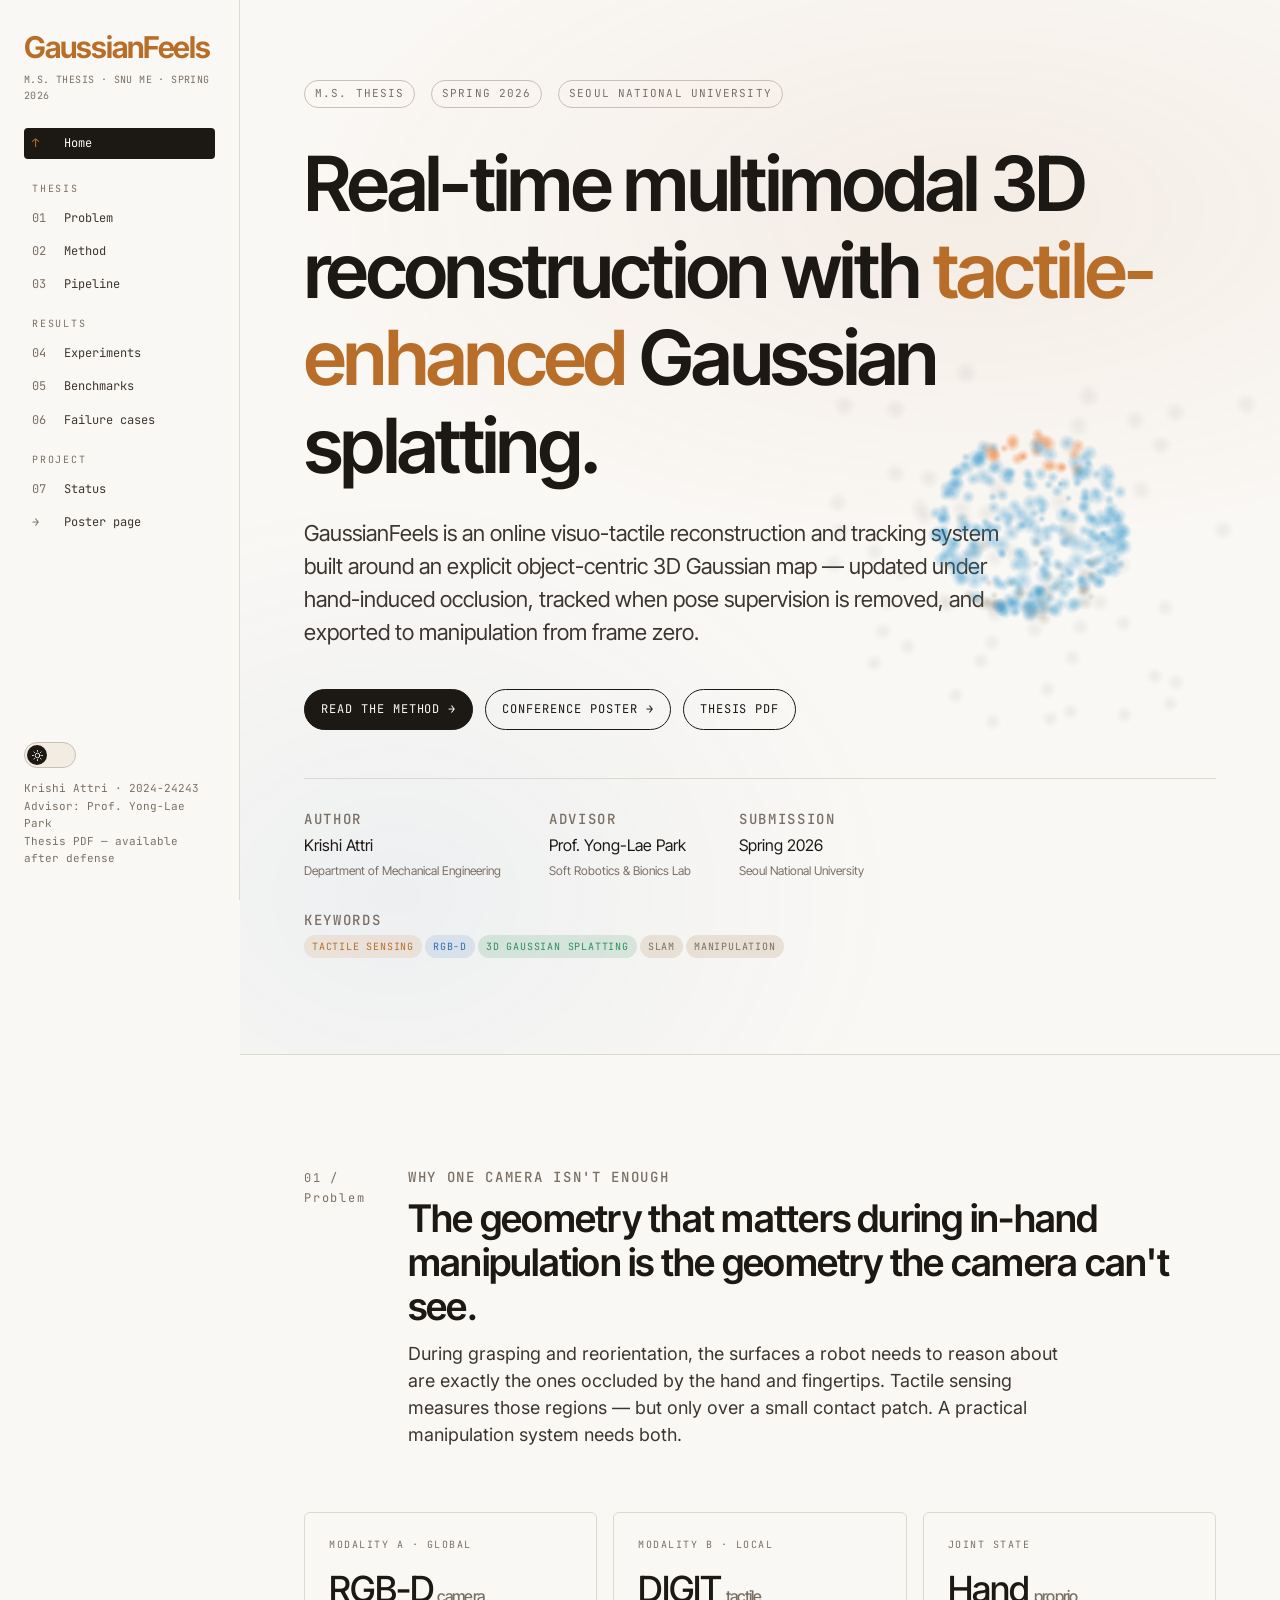
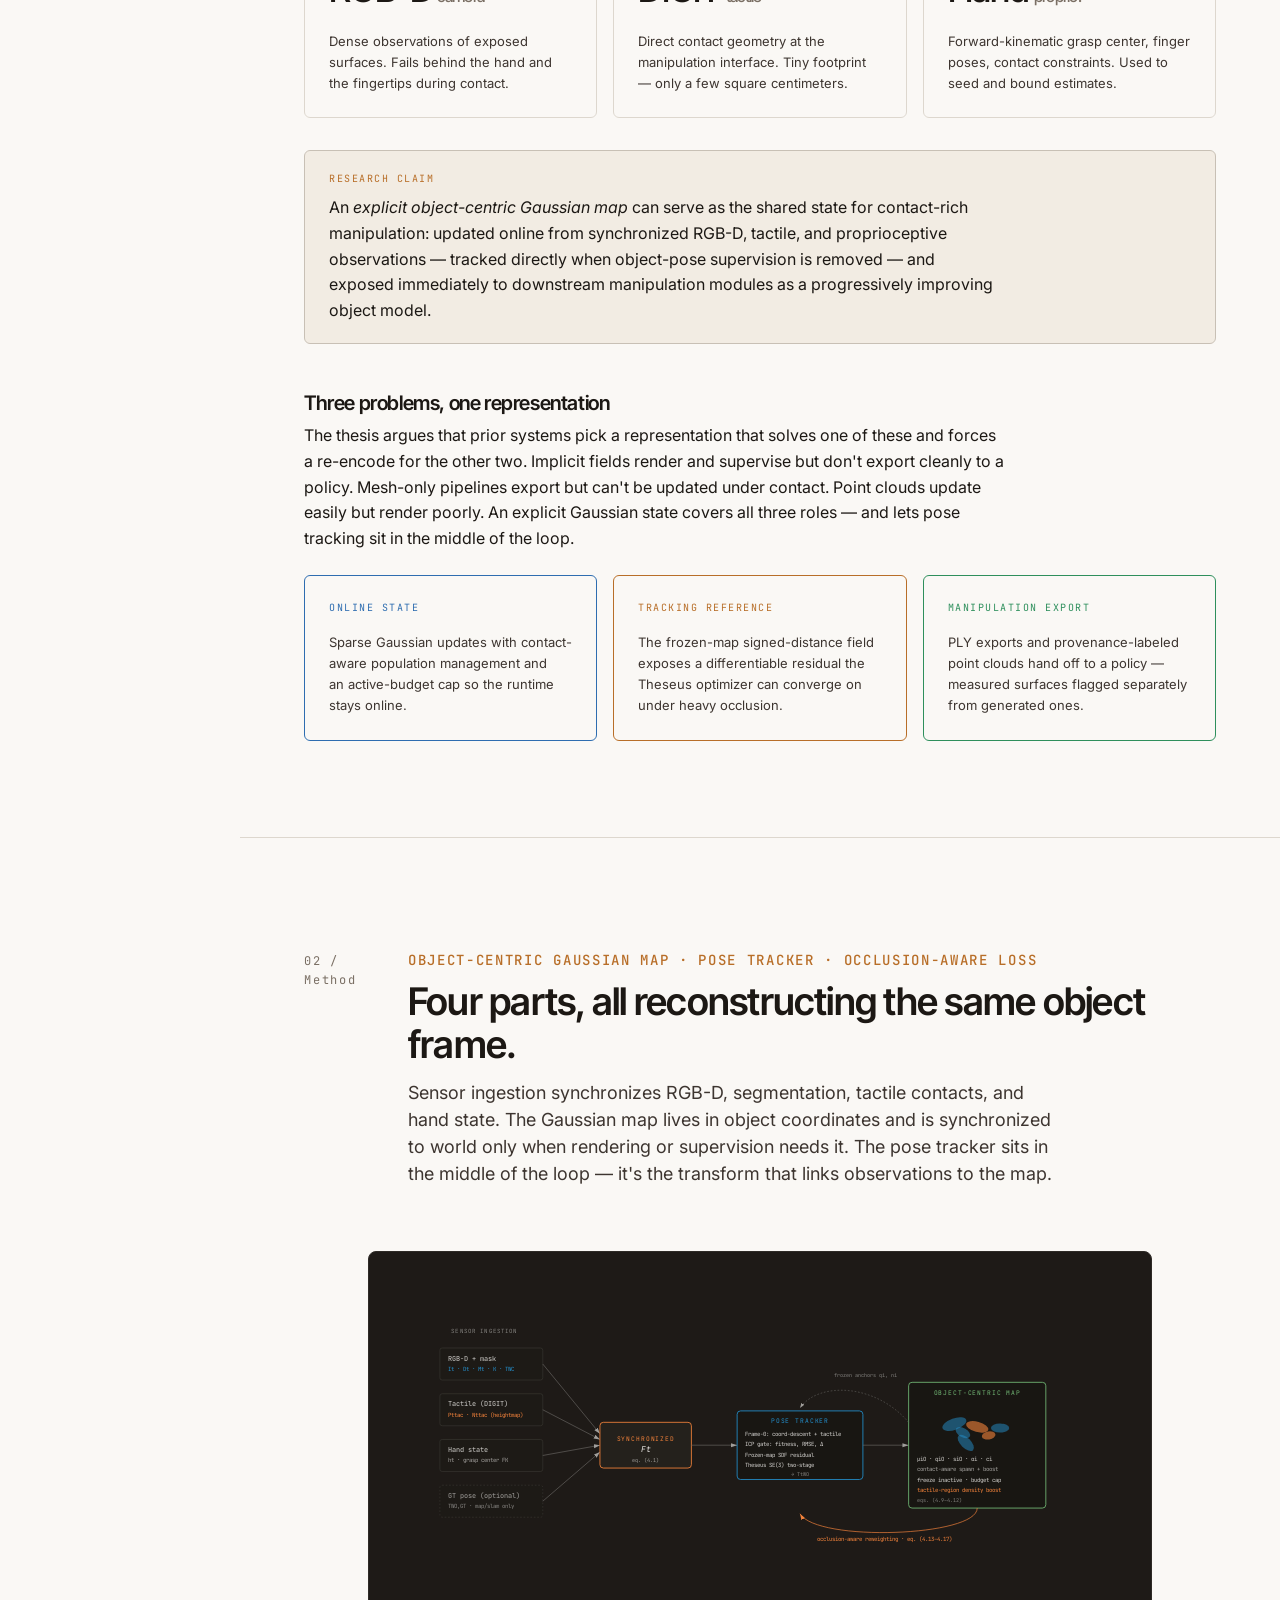
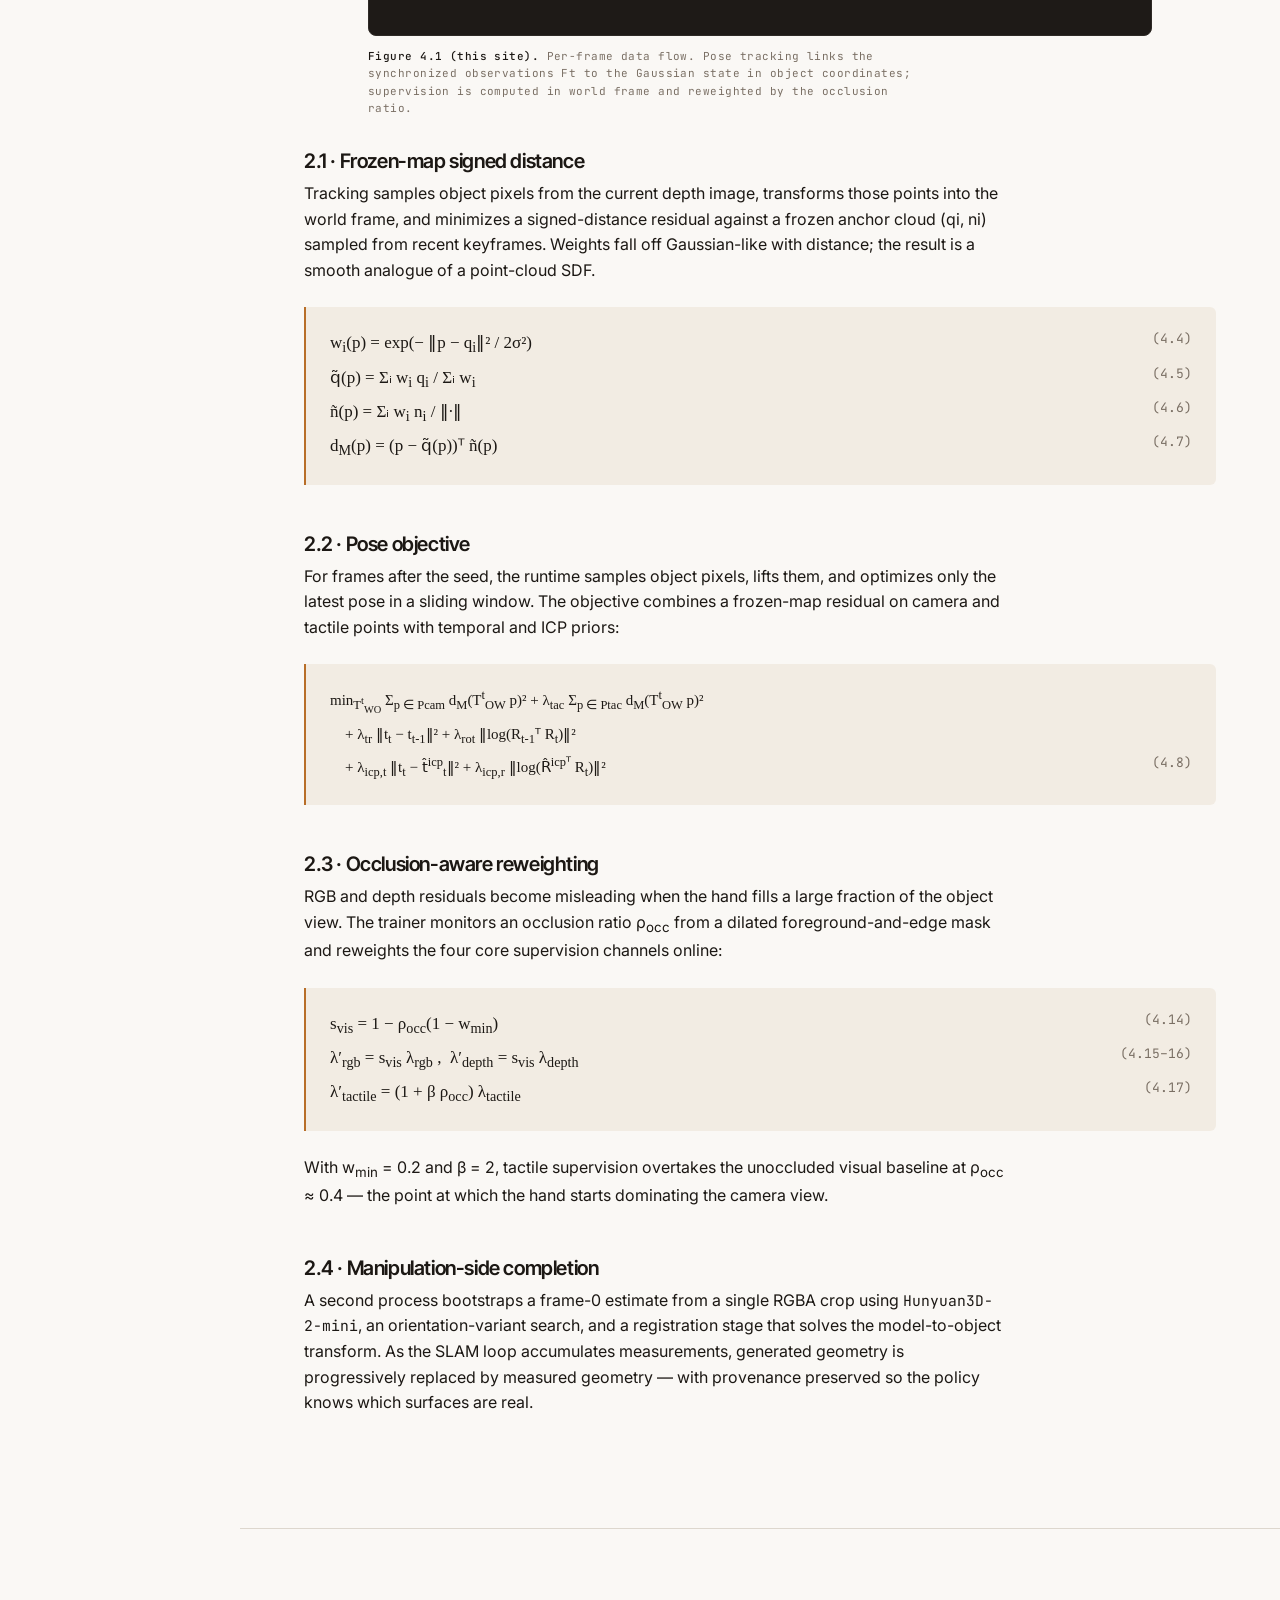
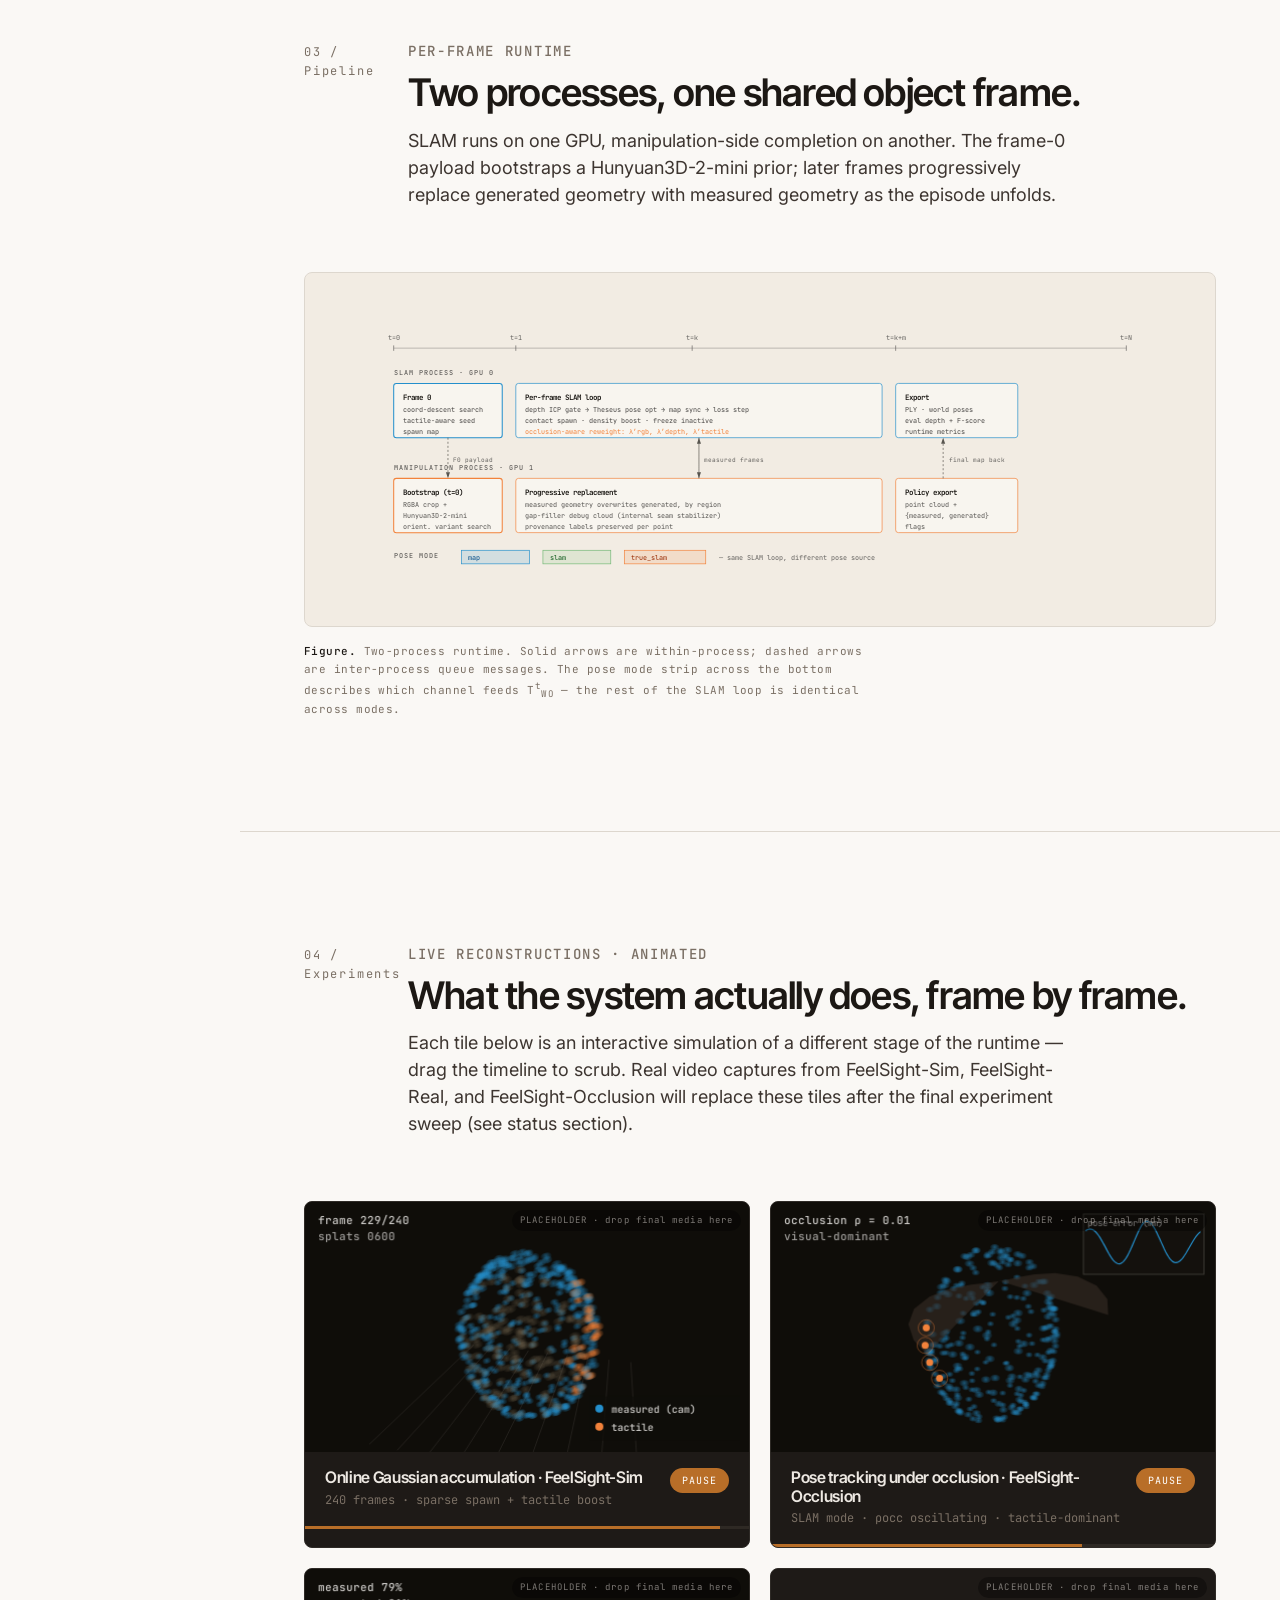
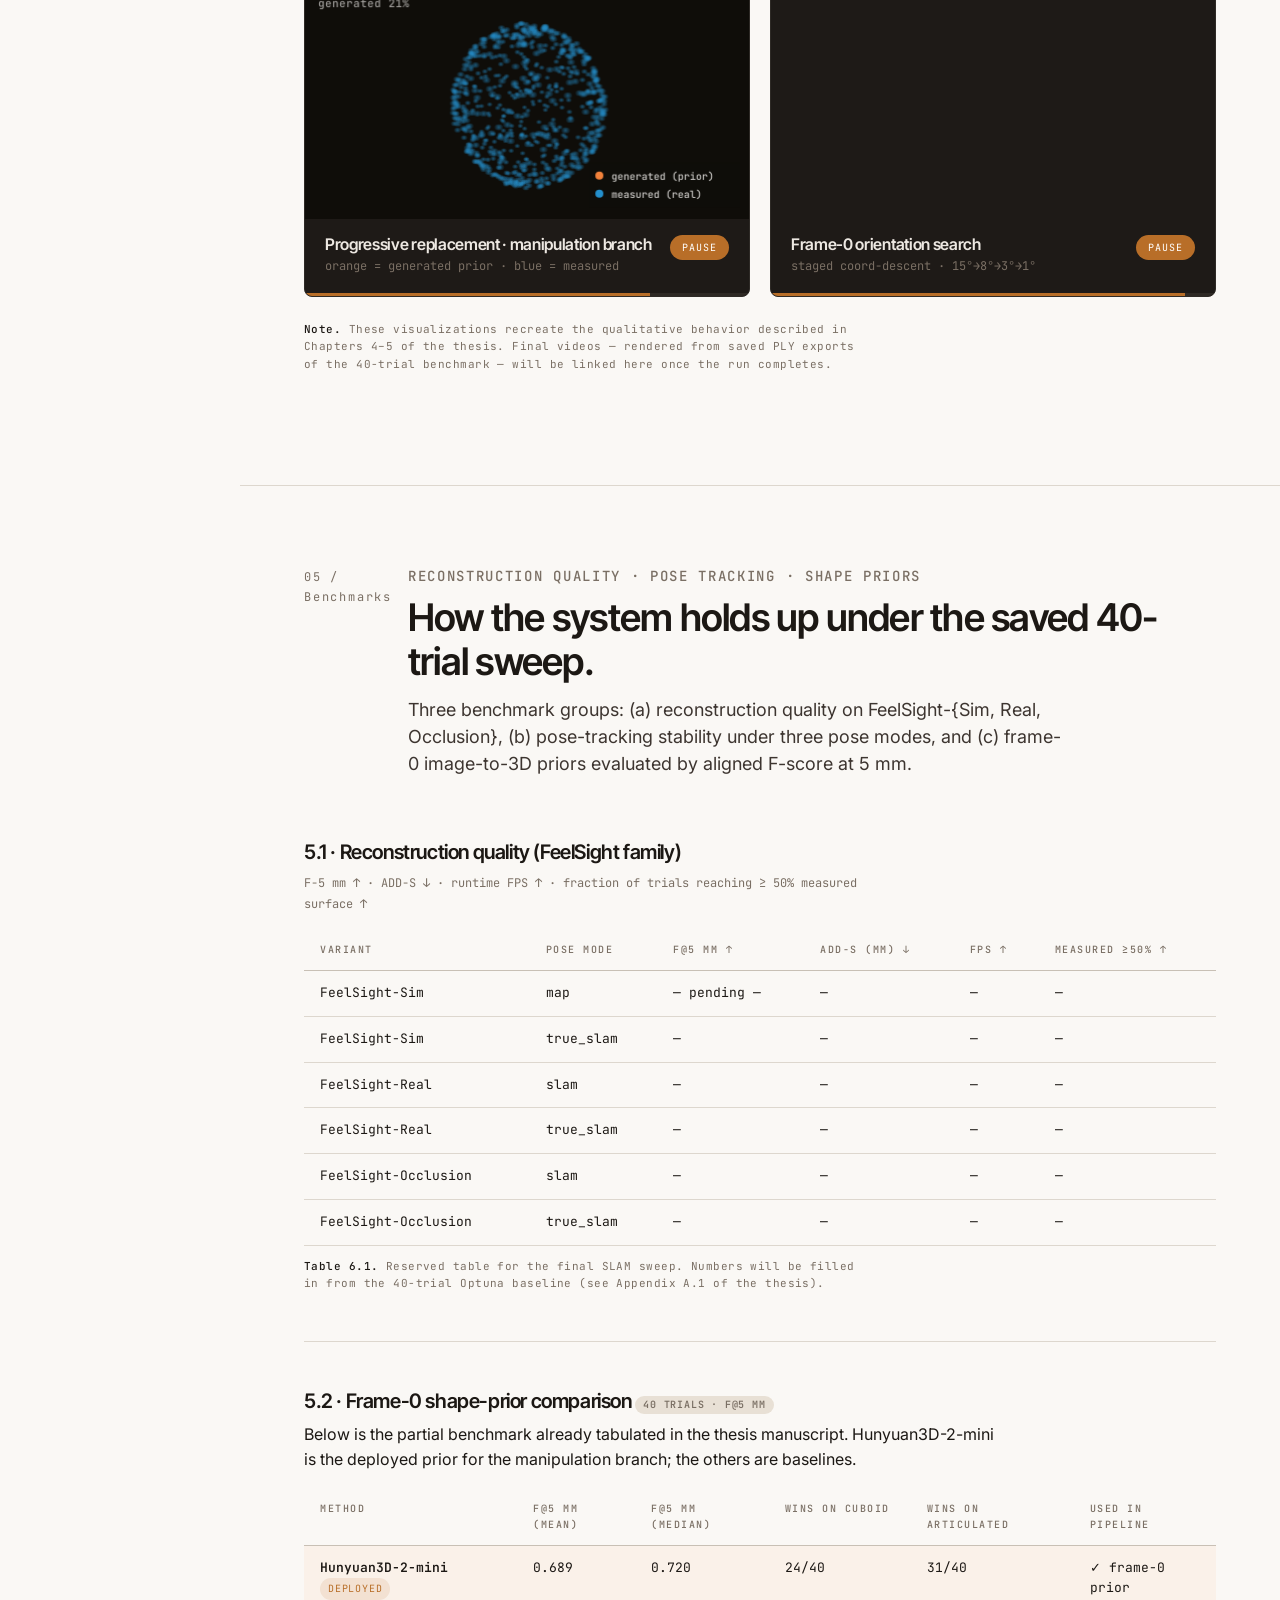
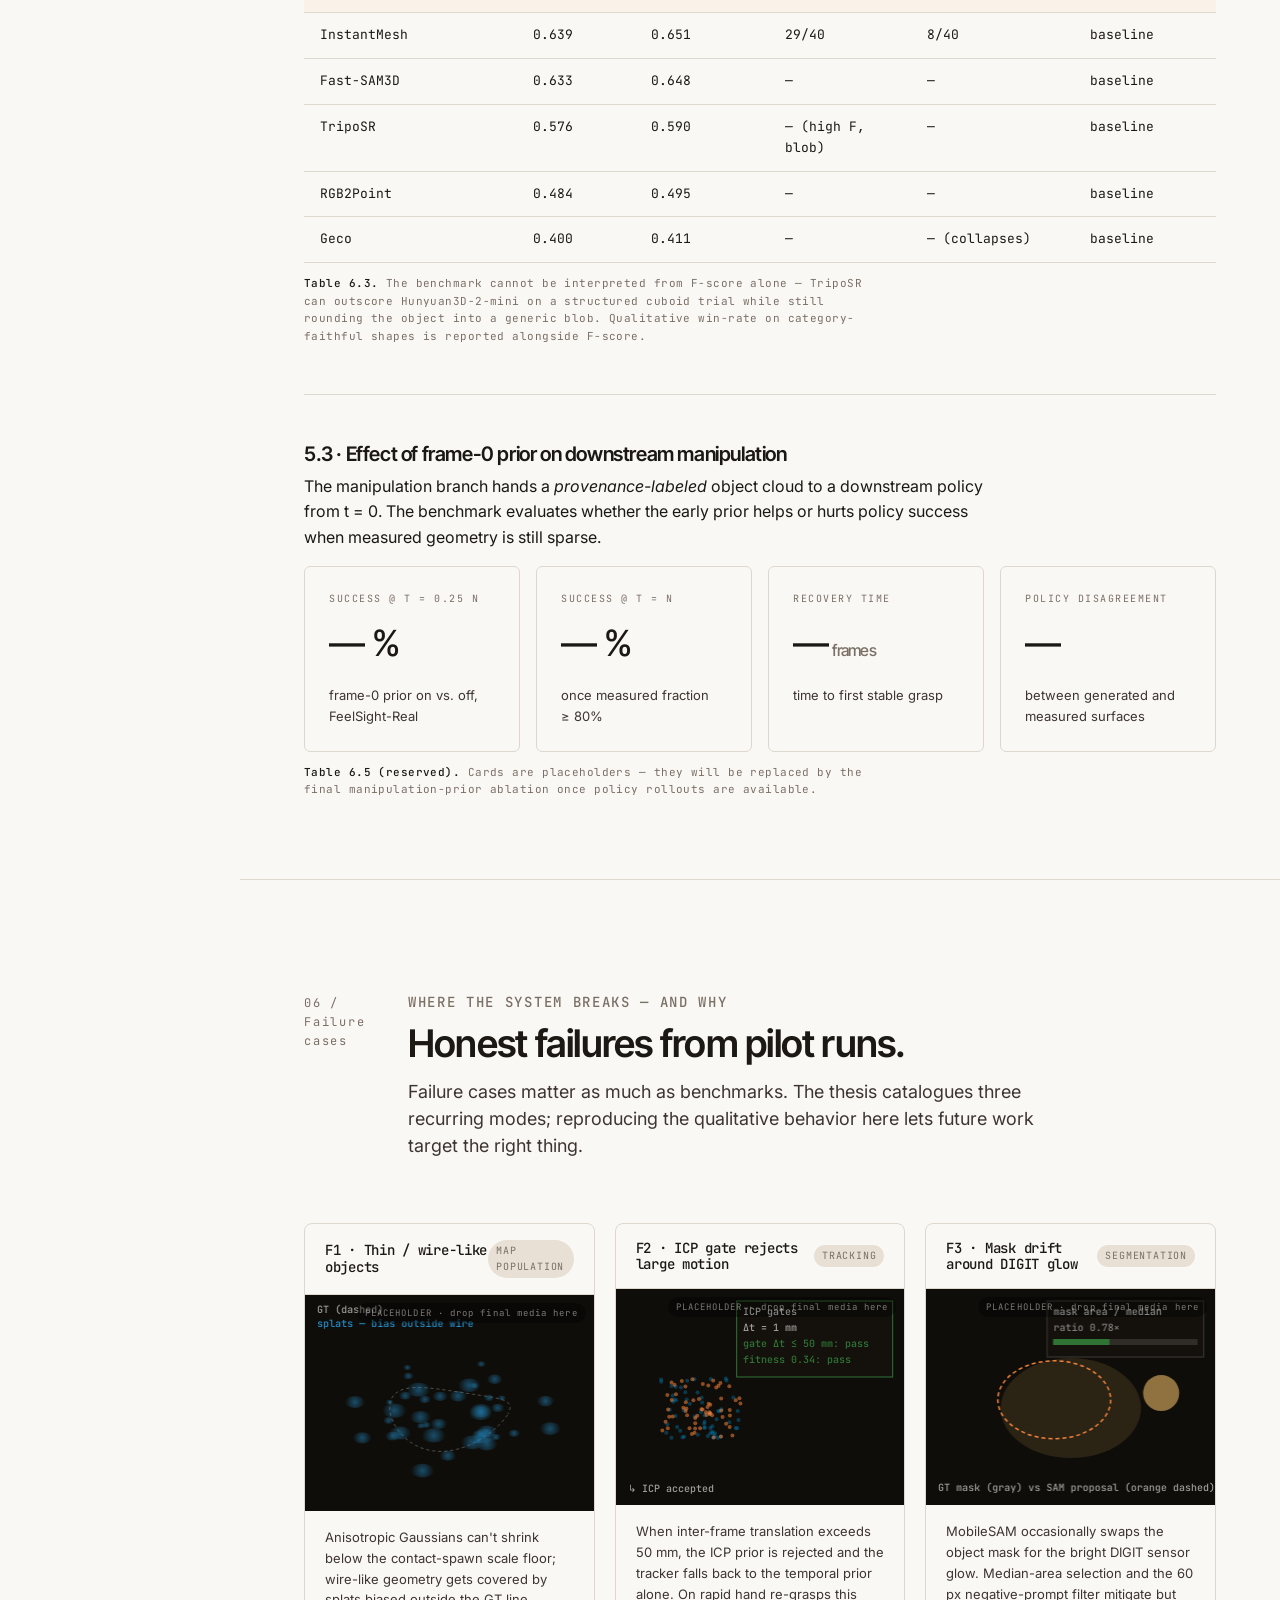
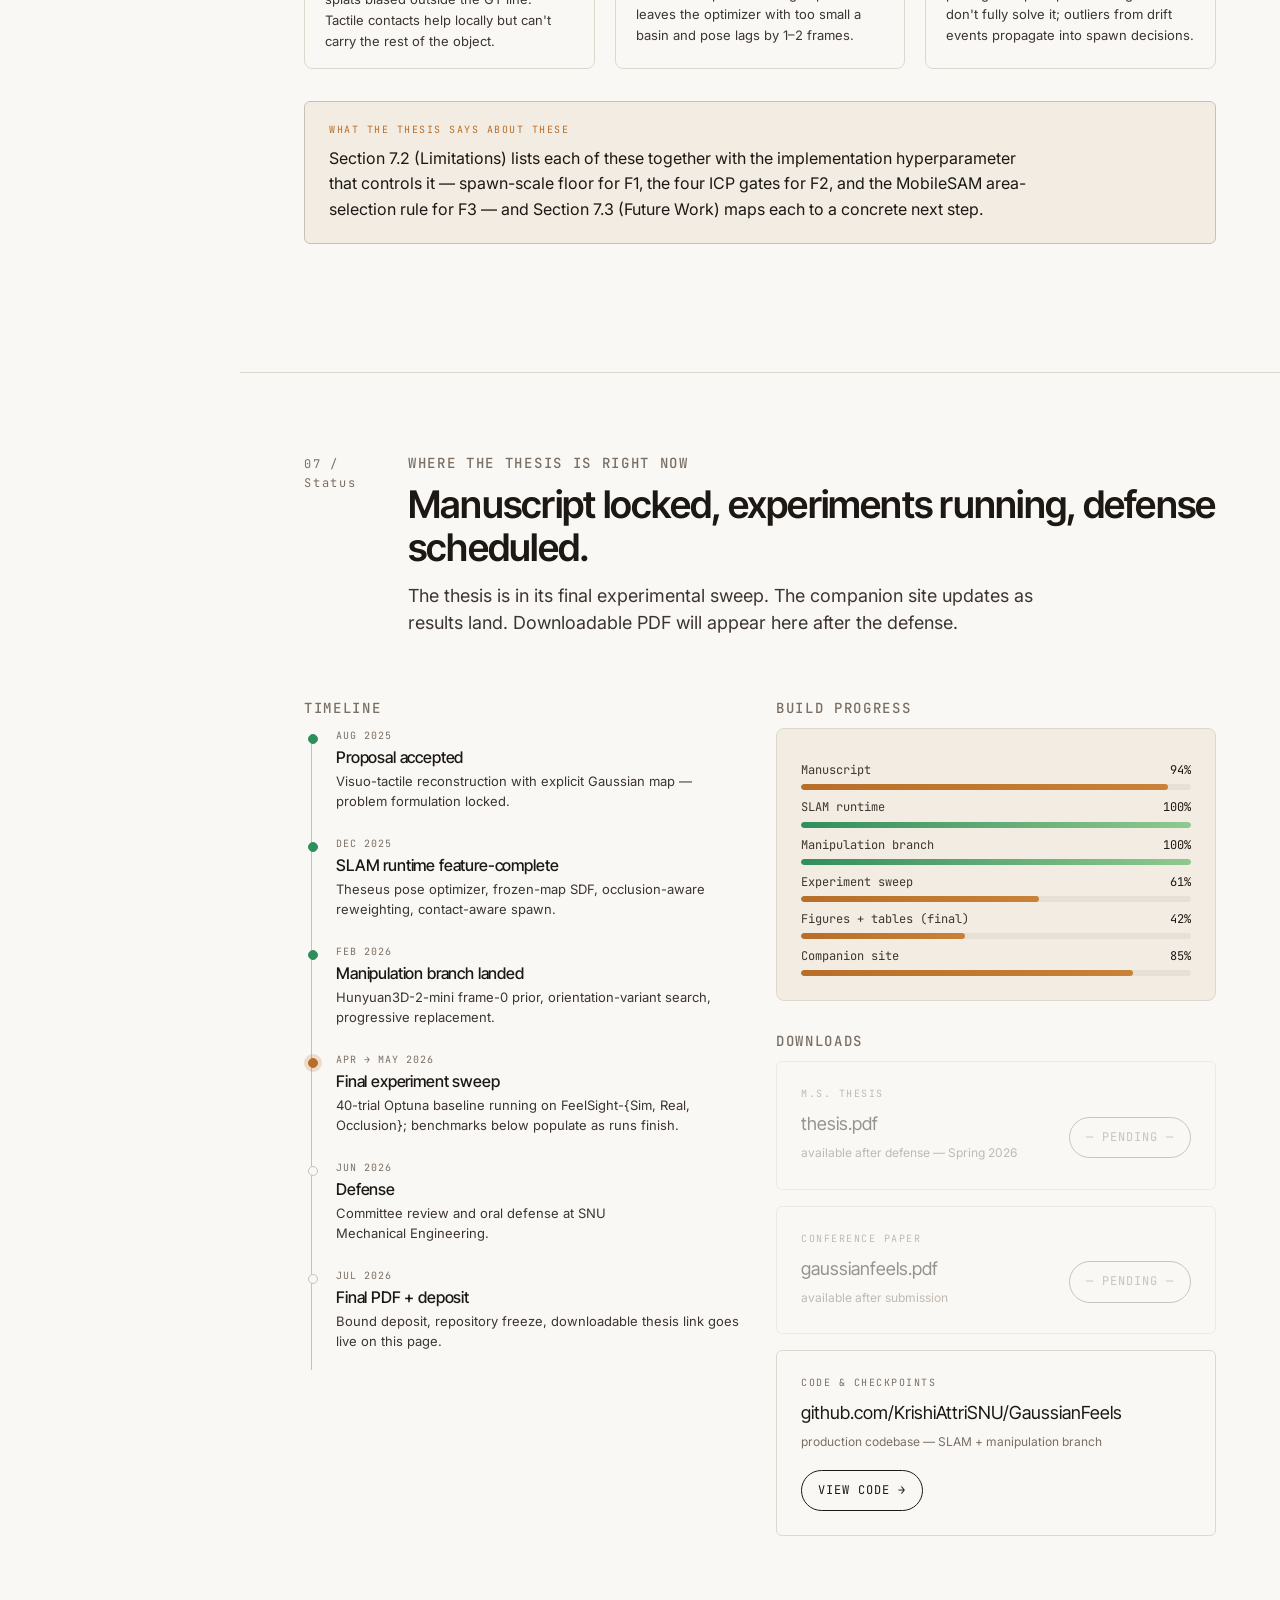
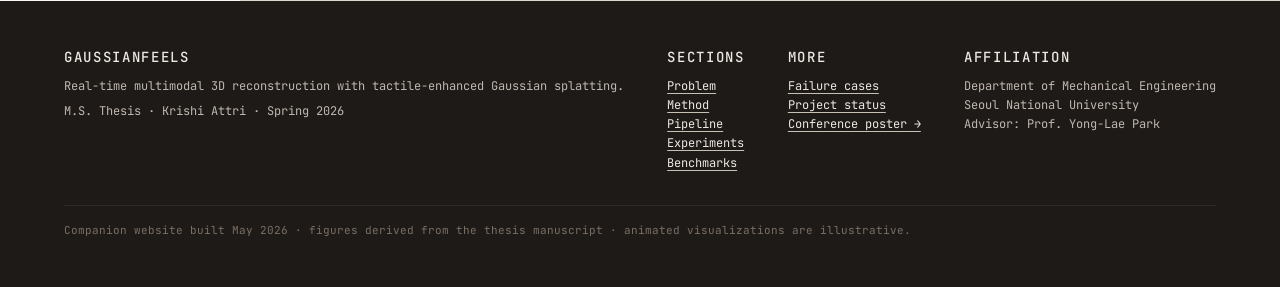
<file: index.html>
<!doctype html>
<html lang="en">
<head>
  <meta charset="utf-8" />
  <meta name="viewport" content="width=device-width, initial-scale=1" />
  <title>GaussianFeels — Tactile-Enhanced Gaussian Splatting for In-Hand Manipulation</title>
  <link rel="preconnect" href="https://fonts.googleapis.com" />
  <link rel="preconnect" href="https://fonts.gstatic.com" crossorigin />
  <link href="https://fonts.googleapis.com/css2?family=Inter:wght@400;500;600&family=Inter+Tight:wght@400;500;600;700&family=JetBrains+Mono:wght@400;500&display=swap" rel="stylesheet" />
  <link rel="stylesheet" href="styles.css" />
  <script>document.documentElement.setAttribute('data-theme', localStorage.getItem('gf-theme') || 'light');</script>
</head>
<body>
<div class="shell">

  <aside class="nav">
    <div class="brand">
      <div class="title">GaussianFeels</div>
      <div class="sub">M.S. Thesis · SNU ME · Spring 2026</div>
    </div>

    <nav class="toc" id="toc">
      <div class="toc-group" style="margin-bottom:12px;">
        <a href="#"><span class="num">↑</span><span class="label">Home</span></a>
      </div>
      <div class="toc-group">
        <div class="group-title">Thesis</div>
        <a href="#problem"><span class="num">01</span><span class="label">Problem</span></a>
        <a href="#method"><span class="num">02</span><span class="label">Method</span></a>
        <a href="#pipeline"><span class="num">03</span><span class="label">Pipeline</span></a>
      </div>
      <div class="toc-group">
        <div class="group-title">Results</div>
        <a href="#videos"><span class="num">04</span><span class="label">Experiments</span></a>
        <a href="#benchmarks"><span class="num">05</span><span class="label">Benchmarks</span></a>
        <a href="#failures"><span class="num">06</span><span class="label">Failure cases</span></a>
      </div>
      <div class="toc-group">
        <div class="group-title">Project</div>
        <a href="#status"><span class="num">07</span><span class="label">Status</span></a>
        <a href="poster.html"><span class="num">→</span><span class="label">Poster page</span></a>
      </div>
    </nav>

    <div class="aside-foot">
      <button class="theme-toggle" id="theme-toggle" title="Toggle light / dark mode" aria-label="Toggle light / dark mode">
        <span class="knob">
          <svg class="icon-sun" viewBox="0 0 24 24" fill="none" stroke="currentColor" stroke-width="2" stroke-linecap="round" stroke-linejoin="round"><circle cx="12" cy="12" r="5"/><line x1="12" y1="1" x2="12" y2="3"/><line x1="12" y1="21" x2="12" y2="23"/><line x1="4.22" y1="4.22" x2="5.64" y2="5.64"/><line x1="18.36" y1="18.36" x2="19.78" y2="19.78"/><line x1="1" y1="12" x2="3" y2="12"/><line x1="21" y1="12" x2="23" y2="12"/><line x1="4.22" y1="19.78" x2="5.64" y2="18.36"/><line x1="18.36" y1="5.64" x2="19.78" y2="4.22"/></svg>
          <svg class="icon-moon" viewBox="0 0 24 24" fill="none" stroke="currentColor" stroke-width="2" stroke-linecap="round" stroke-linejoin="round"><path d="M21 12.79A9 9 0 1 1 11.21 3 7 7 0 0 0 21 12.79z"/></svg>
        </span>
      </button>
      Krishi Attri · 2024-24243<br/>
      Advisor: Prof. Yong-Lae Park<br/>
      <span style="color:var(--ink-3);">Thesis PDF — available after defense</span>
    </div>
  </aside>

  <main>
    <!-- ======================================================== HERO -->
    <section class="hero">
      <canvas class="hero-canvas" id="hero-canvas"></canvas>

      <div class="hero-meta">
        <span class="pill">M.S. Thesis</span>
        <span class="pill">Spring 2026</span>
        <span class="pill">Seoul National University</span>
      </div>

      <h1>Real-time multimodal 3D reconstruction with <span class="accent">tactile-enhanced</span> Gaussian splatting.</h1>

      <p class="deck">
        GaussianFeels is an online visuo-tactile reconstruction and tracking system built around an explicit object-centric 3D Gaussian map &mdash; updated under hand-induced occlusion, tracked when pose supervision is removed, and exported to manipulation from frame zero.
      </p>

      <div style="display:flex; gap:12px; flex-wrap:wrap;">
        <a class="btn" href="#method">Read the method <span class="arrow">→</span></a>
        <a class="btn ghost" href="poster.html">Conference poster <span class="arrow">→</span></a>
        <a class="btn ghost" href="#status">Thesis PDF</a>
      </div>

      <div class="hero-byline">
        <div class="item">
          <h4>Author</h4>
          <div class="v">Krishi Attri<small>Department of Mechanical Engineering</small></div>
        </div>
        <div class="item">
          <h4>Advisor</h4>
          <div class="v">Prof. Yong-Lae Park<small>Soft Robotics &amp; Bionics Lab</small></div>
        </div>
        <div class="item">
          <h4>Submission</h4>
          <div class="v">Spring 2026<small>Seoul National University</small></div>
        </div>
        <div class="item">
          <h4>Keywords</h4>
          <div class="v" style="font-size:13px; line-height:1.7;">
            <span class="tag tactile">tactile sensing</span>
            <span class="tag measure">RGB-D</span>
            <span class="tag gauss">3D Gaussian Splatting</span>
            <span class="tag muted">SLAM</span>
            <span class="tag muted">manipulation</span>
          </div>
        </div>
      </div>
    </section>

    <!-- ======================================================== PROBLEM -->
    <section id="problem">
      <div class="section-head">
        <div class="num">01 / Problem</div>
        <div>
          <h4>Why one camera isn't enough</h4>
          <h2>The geometry that matters during in-hand manipulation is the geometry the camera can't see.</h2>
          <p class="lead">During grasping and reorientation, the surfaces a robot needs to reason about are exactly the ones occluded by the hand and fingertips. Tactile sensing measures those regions &mdash; but only over a small contact patch. A practical manipulation system needs both.</p>
        </div>
      </div>

      <div class="col-wide">
        <div class="cards c3">
          <div class="card">
            <div class="label">Modality A · global</div>
            <div class="val">RGB-D<span class="unit">camera</span></div>
            <p>Dense observations of exposed surfaces. Fails behind the hand and the fingertips during contact.</p>
          </div>
          <div class="card">
            <div class="label">Modality B · local</div>
            <div class="val">DIGIT<span class="unit">tactile</span></div>
            <p>Direct contact geometry at the manipulation interface. Tiny footprint &mdash; only a few square centimeters.</p>
          </div>
          <div class="card">
            <div class="label">Joint state</div>
            <div class="val">Hand<span class="unit">proprio.</span></div>
            <p>Forward-kinematic grasp center, finger poses, contact constraints. Used to seed and bound estimates.</p>
          </div>
        </div>

        <div class="callout">
          <div class="label">Research claim</div>
          <p>An <em>explicit object-centric Gaussian map</em> can serve as the shared state for contact-rich manipulation: updated online from synchronized RGB-D, tactile, and proprioceptive observations &mdash; tracked directly when object-pose supervision is removed &mdash; and exposed immediately to downstream manipulation modules as a progressively improving object model.</p>
        </div>

        <h3 style="margin-top:48px;">Three problems, one representation</h3>
        <p>The thesis argues that prior systems pick a representation that solves one of these and forces a re-encode for the other two. Implicit fields render and supervise but don't export cleanly to a policy. Mesh-only pipelines export but can't be updated under contact. Point clouds update easily but render poorly. An explicit Gaussian state covers all three roles &mdash; and lets pose tracking sit in the middle of the loop.</p>

        <div class="cards c3" style="margin-top:24px;">
          <div class="card" style="border-color:var(--measure);">
            <div class="label" style="color:var(--measure);">Online state</div>
            <p style="margin-top:8px;">Sparse Gaussian updates with contact-aware population management and an active-budget cap so the runtime stays online.</p>
          </div>
          <div class="card" style="border-color:var(--tactile);">
            <div class="label" style="color:var(--tactile);">Tracking reference</div>
            <p style="margin-top:8px;">The frozen-map signed-distance field exposes a differentiable residual the Theseus optimizer can converge on under heavy occlusion.</p>
          </div>
          <div class="card" style="border-color:var(--gauss);">
            <div class="label" style="color:var(--gauss);">Manipulation export</div>
            <p style="margin-top:8px;">PLY exports and provenance-labeled point clouds hand off to a policy — measured surfaces flagged separately from generated ones.</p>
          </div>
        </div>
      </div>
    </section>

    <!-- ======================================================== METHOD -->
    <section id="method">
      <div class="section-head">
        <div class="num">02 / Method</div>
        <div>
          <h4 style="color:var(--tactile);">Object-centric Gaussian map · pose tracker · occlusion-aware loss</h4>
          <h2>Four parts, all reconstructing the same object frame.</h2>
          <p class="lead">Sensor ingestion synchronizes RGB-D, segmentation, tactile contacts, and hand state. The Gaussian map lives in object coordinates and is synchronized to world only when rendering or supervision needs it. The pose tracker sits in the middle of the loop — it's the transform that links observations to the map.</p>
        </div>
      </div>

      <div class="col-wide">
        <!-- Method diagram (SVG) -->
        <figure class="full" style="margin: 32px 64px;">
          <div class="frame dark" style="padding: 56px 48px;">
            <svg viewBox="0 0 1200 460" xmlns="http://www.w3.org/2000/svg" style="width:100%; height:auto;">
              <defs>
                <marker id="arr" markerWidth="10" markerHeight="10" refX="9" refY="3" orient="auto" markerUnits="strokeWidth">
                  <path d="M0,0 L0,6 L9,3 z" fill="oklch(0.7 0.005 80)"/>
                </marker>
                <marker id="arrW" markerWidth="10" markerHeight="10" refX="9" refY="3" orient="auto" markerUnits="strokeWidth">
                  <path d="M0,0 L0,6 L9,3 z" fill="oklch(0.72 0.16 50)"/>
                </marker>
              </defs>

              <!-- Sensor column -->
              <g font-family="JetBrains Mono, monospace" font-size="12" fill="oklch(0.85 0.005 80)">
                <text x="60" y="44" font-size="10" fill="oklch(0.6 0.005 80)" letter-spacing="2">SENSOR INGESTION</text>

                <g transform="translate(40, 70)">
                  <rect width="180" height="56" rx="4" fill="oklch(0.22 0.008 80)" stroke="oklch(0.35 0.01 80)"/>
                  <text x="14" y="22">RGB-D + mask</text>
                  <text x="14" y="40" font-size="10" fill="oklch(0.62 0.13 240)">It · Dt · Mt · K · TWC</text>
                </g>
                <g transform="translate(40, 150)">
                  <rect width="180" height="56" rx="4" fill="oklch(0.22 0.008 80)" stroke="oklch(0.35 0.01 80)"/>
                  <text x="14" y="22">Tactile (DIGIT)</text>
                  <text x="14" y="40" font-size="10" fill="oklch(0.72 0.16 50)">Pttac · Nttac (heightmap)</text>
                </g>
                <g transform="translate(40, 230)">
                  <rect width="180" height="56" rx="4" fill="oklch(0.22 0.008 80)" stroke="oklch(0.35 0.01 80)"/>
                  <text x="14" y="22">Hand state</text>
                  <text x="14" y="40" font-size="10" fill="oklch(0.7 0.005 80)">ht · grasp center FK</text>
                </g>
                <g transform="translate(40, 310)">
                  <rect width="180" height="56" rx="4" fill="oklch(0.22 0.008 80)" stroke="oklch(0.35 0.01 80)" stroke-dasharray="3 3"/>
                  <text x="14" y="22" fill="oklch(0.7 0.005 80)">GT pose (optional)</text>
                  <text x="14" y="40" font-size="10" fill="oklch(0.6 0.005 80)">TWO,GT · map/slam only</text>
                </g>
              </g>

              <!-- arrows to synchronizer -->
              <g stroke="oklch(0.5 0.005 80)" stroke-width="1.2" fill="none" marker-end="url(#arr)">
                <path d="M 220 98 L 320 220"/>
                <path d="M 220 178 L 320 230"/>
                <path d="M 220 258 L 320 240"/>
                <path d="M 220 338 L 320 252"/>
              </g>

              <!-- Synchronized frame Ft -->
              <g font-family="JetBrains Mono, monospace" font-size="12" fill="oklch(0.85 0.005 80)">
                <g transform="translate(320, 200)">
                  <rect width="160" height="80" rx="6" fill="oklch(0.25 0.01 80)" stroke="oklch(0.72 0.16 50)" stroke-width="1.5"/>
                  <text x="80" y="32" text-anchor="middle" font-size="11" letter-spacing="1.5" fill="oklch(0.72 0.16 50)">SYNCHRONIZED</text>
                  <text x="80" y="52" text-anchor="middle" font-size="14" fill="oklch(0.95 0.005 80)" font-style="italic">Ft</text>
                  <text x="80" y="70" text-anchor="middle" font-size="9" fill="oklch(0.7 0.005 80)">eq. (4.1)</text>
                </g>
              </g>

              <!-- Pose tracker -->
              <g stroke="oklch(0.5 0.005 80)" stroke-width="1.2" fill="none" marker-end="url(#arr)">
                <path d="M 480 240 L 560 240"/>
              </g>
              <g font-family="JetBrains Mono, monospace" font-size="11" fill="oklch(0.85 0.005 80)">
                <g transform="translate(560, 180)">
                  <rect width="220" height="120" rx="6" fill="oklch(0.2 0.008 80)" stroke="oklch(0.62 0.13 240)" stroke-width="1.5"/>
                  <text x="110" y="22" text-anchor="middle" font-size="11" letter-spacing="1.5" fill="oklch(0.62 0.13 240)">POSE TRACKER</text>
                  <text x="14" y="44" font-size="10" fill="oklch(0.85 0.005 80)">Frame-0: coord-descent + tactile</text>
                  <text x="14" y="62" font-size="10" fill="oklch(0.85 0.005 80)">ICP gate: fitness, RMSE, Δ</text>
                  <text x="14" y="80" font-size="10" fill="oklch(0.85 0.005 80)">Frozen-map SDF residual</text>
                  <text x="14" y="98" font-size="10" fill="oklch(0.85 0.005 80)">Theseus SE(3) two-stage</text>
                  <text x="110" y="114" text-anchor="middle" font-size="9" fill="oklch(0.6 0.005 80)">→ TtWO</text>
                </g>
              </g>

              <!-- Gaussian map -->
              <g stroke="oklch(0.5 0.005 80)" stroke-width="1.2" fill="none" marker-end="url(#arr)">
                <path d="M 780 240 L 860 240"/>
              </g>
              <g font-family="JetBrains Mono, monospace" font-size="11" fill="oklch(0.85 0.005 80)">
                <g transform="translate(860, 130)">
                  <rect width="240" height="220" rx="6" fill="oklch(0.2 0.008 80)" stroke="oklch(0.72 0.12 145)" stroke-width="1.5"/>
                  <text x="120" y="22" text-anchor="middle" font-size="11" letter-spacing="1.5" fill="oklch(0.72 0.12 145)">OBJECT-CENTRIC MAP</text>

                  <!-- mini gaussian splat illustration -->
                  <g transform="translate(40, 38)">
                    <ellipse cx="40" cy="35" rx="22" ry="10" fill="oklch(0.62 0.13 240 / 0.5)" transform="rotate(-20 40 35)"/>
                    <ellipse cx="55" cy="50" rx="14" ry="8" fill="oklch(0.62 0.13 240 / 0.5)" transform="rotate(30 55 50)"/>
                    <ellipse cx="80" cy="40" rx="20" ry="9" fill="oklch(0.72 0.16 50 / 0.6)" transform="rotate(15 80 40)"/>
                    <ellipse cx="100" cy="55" rx="12" ry="7" fill="oklch(0.72 0.16 50 / 0.6)" transform="rotate(-10 100 55)"/>
                    <ellipse cx="120" cy="42" rx="16" ry="8" fill="oklch(0.62 0.13 240 / 0.5)"/>
                    <ellipse cx="60" cy="68" rx="18" ry="9" fill="oklch(0.62 0.13 240 / 0.5)" transform="rotate(45 60 68)"/>
                  </g>

                  <text x="14" y="138" font-size="10">μiO · qiO · siO · αi · ci</text>
                  <text x="14" y="156" font-size="10" fill="oklch(0.7 0.005 80)">contact-aware spawn + boost</text>
                  <text x="14" y="174" font-size="10" fill="oklch(0.7 0.005_80)">freeze inactive · budget cap</text>
                  <text x="14" y="192" font-size="10" fill="oklch(0.72 0.16 50)">tactile-region density boost</text>
                  <text x="14" y="210" font-size="9" fill="oklch(0.6 0.005 80)">eqs. (4.9–4.12)</text>
                </g>
              </g>

              <!-- Loss / supervision -->
              <g stroke="oklch(0.72 0.16 50)" stroke-width="1.2" fill="none" marker-end="url(#arrW)">
                <path d="M 980 350 C 980 400, 700 410, 670 360"/>
              </g>
              <g font-family="JetBrains Mono, monospace" font-size="10" fill="oklch(0.72 0.16 50)">
                <text x="700" y="408">occlusion-aware reweighting · eq. (4.13–4.17)</text>
              </g>

              <!-- Loop back arrow (frozen map -> tracker) -->
              <g stroke="oklch(0.5 0.005 80)" stroke-width="1" fill="none" stroke-dasharray="3 3" marker-end="url(#arr)">
                <path d="M 860 200 C 800 130, 700 130, 670 175"/>
              </g>
              <g font-family="JetBrains Mono, monospace" font-size="9" fill="oklch(0.6 0.005 80)">
                <text x="730" y="120">frozen anchors qi, ni</text>
              </g>
            </svg>
          </div>
          <figcaption class="figcap"><span class="figlabel">Figure 4.1 (this site).</span> Per-frame data flow. Pose tracking links the synchronized observations Ft to the Gaussian state in object coordinates; supervision is computed in world frame and reweighted by the occlusion ratio.</figcaption>
        </figure>

        <h3 style="margin-top:32px;">2.1 · Frozen-map signed distance</h3>
        <p>Tracking samples object pixels from the current depth image, transforms those points into the world frame, and minimizes a signed-distance residual against a frozen anchor cloud (qi, ni) sampled from recent keyframes. Weights fall off Gaussian-like with distance; the result is a smooth analogue of a point-cloud SDF.</p>

        <div class="math-block">
          w<sub>i</sub>(p) = exp(− ‖p − q<sub>i</sub>‖² / 2σ²)<span class="eq-num">(4.4)</span><br/>
          q̃(p) = Σᵢ w<sub>i</sub> q<sub>i</sub> / Σᵢ w<sub>i</sub><span class="eq-num">(4.5)</span><br/>
          ñ(p) = Σᵢ w<sub>i</sub> n<sub>i</sub> / ‖·‖<span class="eq-num">(4.6)</span><br/>
          d<sub>M</sub>(p) = (p − q̃(p))ᵀ ñ(p)<span class="eq-num">(4.7)</span>
        </div>

        <h3 style="margin-top:48px;">2.2 · Pose objective</h3>
        <p>For frames after the seed, the runtime samples object pixels, lifts them, and optimizes only the latest pose in a sliding window. The objective combines a frozen-map residual on camera and tactile points with temporal and ICP priors:</p>

        <div class="math-block" style="font-size:15px;">
          min<sub>T<sup>t</sup><sub>WO</sub></sub>  Σ<sub>p ∈ Pcam</sub> d<sub>M</sub>(T<sup>t</sup><sub>OW</sub> p)² + λ<sub>tac</sub> Σ<sub>p ∈ Ptac</sub> d<sub>M</sub>(T<sup>t</sup><sub>OW</sub> p)²<br/>
          &nbsp;&nbsp;&nbsp;&nbsp;+ λ<sub>tr</sub> ‖t<sub>t</sub> − t<sub>t-1</sub>‖² + λ<sub>rot</sub> ‖log(R<sub>t-1</sub>ᵀ R<sub>t</sub>)‖²<br/>
          &nbsp;&nbsp;&nbsp;&nbsp;+ λ<sub>icp,t</sub> ‖t<sub>t</sub> − t̂<sup>icp</sup><sub>t</sub>‖² + λ<sub>icp,r</sub> ‖log(R̂<sup>icpᵀ</sup> R<sub>t</sub>)‖²<span class="eq-num">(4.8)</span>
        </div>

        <h3 style="margin-top:48px;">2.3 · Occlusion-aware reweighting</h3>
        <p>RGB and depth residuals become misleading when the hand fills a large fraction of the object view. The trainer monitors an occlusion ratio ρ<sub>occ</sub> from a dilated foreground-and-edge mask and reweights the four core supervision channels online:</p>

        <div class="math-block">
          s<sub>vis</sub> = 1 − ρ<sub>occ</sub>(1 − w<sub>min</sub>)<span class="eq-num">(4.14)</span><br/>
          λ′<sub>rgb</sub> = s<sub>vis</sub> λ<sub>rgb</sub> ,&nbsp; λ′<sub>depth</sub> = s<sub>vis</sub> λ<sub>depth</sub><span class="eq-num">(4.15–16)</span><br/>
          λ′<sub>tactile</sub> = (1 + β ρ<sub>occ</sub>) λ<sub>tactile</sub><span class="eq-num">(4.17)</span>
        </div>

        <p>With w<sub>min</sub> = 0.2 and β = 2, tactile supervision overtakes the unoccluded visual baseline at ρ<sub>occ</sub> ≈ 0.4 &mdash; the point at which the hand starts dominating the camera view.</p>

        <h3 style="margin-top:48px;">2.4 · Manipulation-side completion</h3>
        <p>A second process bootstraps a frame-0 estimate from a single RGBA crop using <span class="mono">Hunyuan3D-2-mini</span>, an orientation-variant search, and a registration stage that solves the model-to-object transform. As the SLAM loop accumulates measurements, generated geometry is progressively replaced by measured geometry &mdash; with provenance preserved so the policy knows which surfaces are real.</p>
      </div>
    </section>

    <!-- ======================================================== PIPELINE -->
    <section id="pipeline">
      <div class="section-head">
        <div class="num">03 / Pipeline</div>
        <div>
          <h4>Per-frame runtime</h4>
          <h2>Two processes, one shared object frame.</h2>
          <p class="lead">SLAM runs on one GPU, manipulation-side completion on another. The frame-0 payload bootstraps a Hunyuan3D-2-mini prior; later frames progressively replace generated geometry with measured geometry as the episode unfolds.</p>
        </div>
      </div>

      <div class="col-wide">
        <div class="pipeline">
          <svg viewBox="0 0 1200 380" xmlns="http://www.w3.org/2000/svg">
            <defs>
              <marker id="arr2" markerWidth="10" markerHeight="10" refX="9" refY="3" orient="auto" markerUnits="strokeWidth">
                <path d="M0,0 L0,6 L9,3 z" fill="oklch(0.45 0.01 80)"/>
              </marker>
              <pattern id="dots" patternUnits="userSpaceOnUse" width="6" height="6">
                <circle cx="3" cy="3" r="0.6" fill="oklch(0.6 0.005 80)"/>
              </pattern>
            </defs>

            <!-- timeline ruler -->
            <g font-family="JetBrains Mono, monospace" font-size="10" fill="oklch(0.5 0.005 80)">
              <line x1="60" y1="40" x2="1140" y2="40" stroke="oklch(0.7 0.008 80)" stroke-width="1"/>
              <g>
                <line x1="60" y1="36" x2="60" y2="44" stroke="oklch(0.5 0.005 80)"/><text x="60" y="28" text-anchor="middle">t=0</text>
                <line x1="240" y1="36" x2="240" y2="44" stroke="oklch(0.5 0.005 80)"/><text x="240" y="28" text-anchor="middle">t=1</text>
                <line x1="500" y1="36" x2="500" y2="44" stroke="oklch(0.5 0.005 80)"/><text x="500" y="28" text-anchor="middle">t=k</text>
                <line x1="800" y1="36" x2="800" y2="44" stroke="oklch(0.5 0.005 80)"/><text x="800" y="28" text-anchor="middle">t=k+m</text>
                <line x1="1140" y1="36" x2="1140" y2="44" stroke="oklch(0.5 0.005 80)"/><text x="1140" y="28" text-anchor="middle">t=N</text>
              </g>
            </g>

            <!-- SLAM track -->
            <g font-family="JetBrains Mono, monospace" font-size="11" fill="oklch(0.18 0.01 80)">
              <text x="60" y="80" font-size="10" letter-spacing="1.5" fill="oklch(0.4 0.005 80)">SLAM PROCESS · GPU 0</text>

              <!-- frame-0 box -->
              <rect x="60" y="92" width="160" height="80" rx="4" fill="oklch(0.97 0.008 80)" stroke="oklch(0.62 0.13 240)" stroke-width="1.5"/>
              <text x="74" y="116" font-size="11" font-weight="600">Frame 0</text>
              <text x="74" y="134" font-size="10" fill="oklch(0.4 0.005 80)">coord-descent search</text>
              <text x="74" y="150" font-size="10" fill="oklch(0.4 0.005 80)">tactile-aware seed</text>
              <text x="74" y="166" font-size="10" fill="oklch(0.4 0.005 80)">spawn map</text>

              <!-- per-frame loop -->
              <rect x="240" y="92" width="540" height="80" rx="4" fill="oklch(0.97 0.008 80)" stroke="oklch(0.62 0.13 240)" stroke-width="1"/>
              <text x="254" y="116" font-size="11" font-weight="600">Per-frame SLAM loop</text>
              <text x="254" y="134" font-size="10" fill="oklch(0.4 0.005 80)">depth ICP gate → Theseus pose opt → map sync → loss step</text>
              <text x="254" y="150" font-size="10" fill="oklch(0.4 0.005 80)">contact spawn · density boost · freeze inactive</text>
              <text x="254" y="166" font-size="10" fill="oklch(0.72 0.16 50)">occlusion-aware reweight: λ′rgb, λ′depth, λ′tactile</text>

              <!-- export -->
              <rect x="800" y="92" width="180" height="80" rx="4" fill="oklch(0.97 0.008 80)" stroke="oklch(0.62 0.13 240)" stroke-width="1"/>
              <text x="814" y="116" font-size="11" font-weight="600">Export</text>
              <text x="814" y="134" font-size="10" fill="oklch(0.4 0.005 80)">PLY · world poses</text>
              <text x="814" y="150" font-size="10" fill="oklch(0.4 0.005 80)">eval depth + F-score</text>
              <text x="814" y="166" font-size="10" fill="oklch(0.4 0.005 80)">runtime metrics</text>
            </g>

            <!-- manipulation track -->
            <g font-family="JetBrains Mono, monospace" font-size="11" fill="oklch(0.18 0.01 80)">
              <text x="60" y="220" font-size="10" letter-spacing="1.5" fill="oklch(0.4 0.005 80)">MANIPULATION PROCESS · GPU 1</text>

              <rect x="60" y="232" width="160" height="80" rx="4" fill="oklch(0.97 0.008 80)" stroke="oklch(0.72 0.16 50)" stroke-width="1.5"/>
              <text x="74" y="256" font-size="11" font-weight="600">Bootstrap (t=0)</text>
              <text x="74" y="274" font-size="10" fill="oklch(0.45 0.005 80)">RGBA crop +</text>
              <text x="74" y="290" font-size="10" fill="oklch(0.45 0.005 80)">Hunyuan3D-2-mini</text>
              <text x="74" y="306" font-size="10" fill="oklch(0.45 0.005 80)">orient. variant search</text>

              <rect x="240" y="232" width="540" height="80" rx="4" fill="oklch(0.97 0.008 80)" stroke="oklch(0.72 0.16 50)" stroke-width="1"/>
              <text x="254" y="256" font-size="11" font-weight="600">Progressive replacement</text>
              <text x="254" y="274" font-size="10" fill="oklch(0.45 0.005 80)">measured geometry overwrites generated, by region</text>
              <text x="254" y="290" font-size="10" fill="oklch(0.45 0.005 80)">gap-filler debug cloud (internal seam stabilizer)</text>
              <text x="254" y="306" font-size="10" fill="oklch(0.45 0.005 80)">provenance labels preserved per point</text>

              <rect x="800" y="232" width="180" height="80" rx="4" fill="oklch(0.97 0.008 80)" stroke="oklch(0.72 0.16 50)" stroke-width="1"/>
              <text x="814" y="256" font-size="11" font-weight="600">Policy export</text>
              <text x="814" y="274" font-size="10" fill="oklch(0.45 0.005 80)">point cloud +</text>
              <text x="814" y="290" font-size="10" fill="oklch(0.45 0.005 80)">{measured, generated}</text>
              <text x="814" y="306" font-size="10" fill="oklch(0.45 0.005 80)">flags</text>
            </g>

            <!-- queue arrows between tracks -->
            <g stroke="oklch(0.45 0.01 80)" stroke-width="1" fill="none" marker-end="url(#arr2)" stroke-dasharray="3 3">
              <path d="M 140 172 L 140 232"/>
              <path d="M 510 172 L 510 232"/>
              <path d="M 510 232 L 510 172"/>
              <path d="M 870 232 L 870 172"/>
            </g>
            <g font-family="JetBrains Mono, monospace" font-size="9" fill="oklch(0.5 0.005 80)">
              <text x="148" y="208">F0 payload</text>
              <text x="518" y="208">measured frames</text>
              <text x="878" y="208">final map back</text>
            </g>

            <!-- pose-mode strip -->
            <g font-family="JetBrains Mono, monospace" font-size="10" fill="oklch(0.4 0.005 80)">
              <text x="60" y="350" letter-spacing="1.5" font-size="10" fill="oklch(0.4 0.005 80)">POSE MODE</text>
              <rect x="160" y="338" width="100" height="20" fill="oklch(0.62 0.13 240 / 0.15)" stroke="oklch(0.62 0.13 240)"/>
              <text x="170" y="352" fill="oklch(0.4 0.13 245)">map</text>
              <rect x="280" y="338" width="100" height="20" fill="oklch(0.72 0.12 145 / 0.15)" stroke="oklch(0.72 0.12 145)"/>
              <text x="290" y="352" fill="oklch(0.4 0.12 145)">slam</text>
              <rect x="400" y="338" width="120" height="20" fill="oklch(0.72 0.16 50 / 0.15)" stroke="oklch(0.72 0.16 50)"/>
              <text x="410" y="352" fill="oklch(0.45 0.16 45)">true_slam</text>
              <text x="540" y="352" fill="oklch(0.5 0.005 80)">— same SLAM loop, different pose source</text>
            </g>
          </svg>
        </div>
        <p class="figcap" style="margin-top:16px;"><span class="figlabel">Figure.</span> Two-process runtime. Solid arrows are within-process; dashed arrows are inter-process queue messages. The pose mode strip across the bottom describes which channel feeds T<sup>t</sup><sub>WO</sub> &mdash; the rest of the SLAM loop is identical across modes.</p>
      </div>
    </section>

    <!-- ======================================================== EXPERIMENTS / VIDEOS -->
    <section id="videos">
      <div class="section-head">
        <div class="num">04 / Experiments</div>
        <div>
          <h4>Live reconstructions · animated</h4>
          <h2>What the system actually does, frame by frame.</h2>
          <p class="lead">Each tile below is an interactive simulation of a different stage of the runtime — drag the timeline to scrub. Real video captures from FeelSight-Sim, FeelSight-Real, and FeelSight-Occlusion will replace these tiles after the final experiment sweep (see status section).</p>
        </div>
      </div>

      <div class="col-wide">
        <div class="video-grid">

          <div class="video-card" id="vid-recon">
            <div class="stage"><div class="media-slot" data-state="placeholder" data-slot="vid-recon"><canvas></canvas></div></div>
            <div class="meta">
              <div>
                <h3>Online Gaussian accumulation · FeelSight-Sim</h3>
                <p>240 frames · sparse spawn + tactile boost</p>
              </div>
              <button class="play" data-target="vid-recon">Pause</button>
            </div>
            <div class="scrubber" data-target="vid-recon"><div class="fill"></div></div>
          </div>

          <div class="video-card" id="vid-pose">
            <div class="stage"><div class="media-slot" data-state="placeholder" data-slot="vid-pose"><canvas></canvas></div></div>
            <div class="meta">
              <div>
                <h3>Pose tracking under occlusion · FeelSight-Occlusion</h3>
                <p>SLAM mode · ρocc oscillating · tactile-dominant</p>
              </div>
              <button class="play" data-target="vid-pose">Pause</button>
            </div>
            <div class="scrubber" data-target="vid-pose"><div class="fill"></div></div>
          </div>

          <div class="video-card" id="vid-prog">
            <div class="stage"><div class="media-slot" data-state="placeholder" data-slot="vid-prog"><canvas></canvas></div></div>
            <div class="meta">
              <div>
                <h3>Progressive replacement · manipulation branch</h3>
                <p>orange = generated prior · blue = measured</p>
              </div>
              <button class="play" data-target="vid-prog">Pause</button>
            </div>
            <div class="scrubber" data-target="vid-prog"><div class="fill"></div></div>
          </div>

          <div class="video-card" id="vid-pca">
            <div class="stage"><div class="media-slot" data-state="placeholder" data-slot="vid-pca"><canvas></canvas></div></div>
            <div class="meta">
              <div>
                <h3>Frame-0 orientation search</h3>
                <p>staged coord-descent · 15°→8°→3°→1°</p>
              </div>
              <button class="play" data-target="vid-pca">Pause</button>
            </div>
            <div class="scrubber" data-target="vid-pca"><div class="fill"></div></div>
          </div>

        </div>

        <p class="figcap" style="margin-top:24px;">
          <span class="figlabel">Note.</span> These visualizations recreate the qualitative behavior described in Chapters 4–5 of the thesis. Final videos &mdash; rendered from saved PLY exports of the 40-trial benchmark &mdash; will be linked here once the run completes.
        </p>
      </div>
    </section>

    <!-- ======================================================== BENCHMARKS -->
    <section id="benchmarks" class="tight">
      <div class="section-head">
        <div class="num">05 / Benchmarks</div>
        <div>
          <h4>Reconstruction quality · pose tracking · shape priors</h4>
          <h2>How the system holds up under the saved 40-trial sweep.</h2>
          <p class="lead">Three benchmark groups: (a) reconstruction quality on FeelSight-{Sim, Real, Occlusion}, (b) pose-tracking stability under three pose modes, and (c) frame-0 image-to-3D priors evaluated by aligned F-score at 5 mm.</p>
        </div>
      </div>

      <div class="col-wide">

        <h3>5.1 · Reconstruction quality (FeelSight family)</h3>
        <p style="color:var(--ink-3); font-size:13px;"><span class="mono">F-5 mm ↑ · ADD-S ↓ · runtime FPS ↑ · fraction of trials reaching ≥ 50% measured surface ↑</span></p>
        <table class="thtable">
          <thead><tr><th>Variant</th><th>Pose mode</th><th>F@5 mm ↑</th><th>ADD-S (mm) ↓</th><th>FPS ↑</th><th>Measured ≥50% ↑</th></tr></thead>
          <tbody>
            <tr><td>FeelSight-Sim</td><td>map</td><td class="num">— pending —</td><td class="num">—</td><td class="num">—</td><td class="num">—</td></tr>
            <tr><td>FeelSight-Sim</td><td>true_slam</td><td class="num">—</td><td class="num">—</td><td class="num">—</td><td class="num">—</td></tr>
            <tr><td>FeelSight-Real</td><td>slam</td><td class="num">—</td><td class="num">—</td><td class="num">—</td><td class="num">—</td></tr>
            <tr><td>FeelSight-Real</td><td>true_slam</td><td class="num">—</td><td class="num">—</td><td class="num">—</td><td class="num">—</td></tr>
            <tr><td>FeelSight-Occlusion</td><td>slam</td><td class="num">—</td><td class="num">—</td><td class="num">—</td><td class="num">—</td></tr>
            <tr><td>FeelSight-Occlusion</td><td>true_slam</td><td class="num">—</td><td class="num">—</td><td class="num">—</td><td class="num">—</td></tr>
          </tbody>
        </table>
        <p class="figcap"><span class="figlabel">Table 6.1.</span> Reserved table for the final SLAM sweep. Numbers will be filled in from the 40-trial Optuna baseline (see Appendix A.1 of the thesis).</p>

        <div class="divider"></div>

        <h3>5.2 · Frame-0 shape-prior comparison <span class="tag muted" style="font-size:10px;">40 trials · F@5 mm</span></h3>
        <p>Below is the partial benchmark already tabulated in the thesis manuscript. Hunyuan3D-2-mini is the deployed prior for the manipulation branch; the others are baselines.</p>

        <table class="thtable">
          <thead><tr><th>Method</th><th>F@5 mm (mean)</th><th>F@5 mm (median)</th><th>Wins on cuboid</th><th>Wins on articulated</th><th>Used in pipeline</th></tr></thead>
          <tbody>
            <tr style="background: oklch(0.72 0.16 50 / 0.06);"><td><strong>Hunyuan3D-2-mini</strong> <span class="tag tactile">deployed</span></td><td class="num">0.689</td><td class="num">0.720</td><td class="num">24/40</td><td class="num">31/40</td><td>✓ frame-0 prior</td></tr>
            <tr><td>InstantMesh</td><td class="num">0.639</td><td class="num">0.651</td><td class="num">29/40</td><td class="num">8/40</td><td>baseline</td></tr>
            <tr><td>Fast-SAM3D</td><td class="num">0.633</td><td class="num">0.648</td><td class="num">—</td><td class="num">—</td><td>baseline</td></tr>
            <tr><td>TripoSR</td><td class="num">0.576</td><td class="num">0.590</td><td class="num">— (high F, blob)</td><td class="num">—</td><td>baseline</td></tr>
            <tr><td>RGB2Point</td><td class="num">0.484</td><td class="num">0.495</td><td class="num">—</td><td class="num">—</td><td>baseline</td></tr>
            <tr><td>Geco</td><td class="num">0.400</td><td class="num">0.411</td><td class="num">—</td><td class="num">— (collapses)</td><td>baseline</td></tr>
          </tbody>
        </table>
        <p class="figcap"><span class="figlabel">Table 6.3.</span> The benchmark cannot be interpreted from F-score alone — TripoSR can outscore Hunyuan3D-2-mini on a structured cuboid trial while still rounding the object into a generic blob. Qualitative win-rate on category-faithful shapes is reported alongside F-score.</p>

        <div class="divider"></div>

        <h3>5.3 · Effect of frame-0 prior on downstream manipulation</h3>
        <p>The manipulation branch hands a <em>provenance-labeled</em> object cloud to a downstream policy from t = 0. The benchmark evaluates whether the early prior helps or hurts policy success when measured geometry is still sparse.</p>

        <div class="cards c4">
          <div class="card">
            <div class="label">Success @ t = 0.25 N</div>
            <div class="val">— %</div>
            <p>frame-0 prior on vs. off, FeelSight-Real</p>
          </div>
          <div class="card">
            <div class="label">Success @ t = N</div>
            <div class="val">— %</div>
            <p>once measured fraction ≥ 80%</p>
          </div>
          <div class="card">
            <div class="label">Recovery time</div>
            <div class="val">—<span class="unit">frames</span></div>
            <p>time to first stable grasp</p>
          </div>
          <div class="card">
            <div class="label">Policy disagreement</div>
            <div class="val">—</div>
            <p>between generated and measured surfaces</p>
          </div>
        </div>
        <p class="figcap"><span class="figlabel">Table 6.5 (reserved).</span> Cards are placeholders — they will be replaced by the final manipulation-prior ablation once policy rollouts are available.</p>
      </div>
    </section>

    <!-- ======================================================== FAILURE CASES -->
    <section id="failures">
      <div class="section-head">
        <div class="num">06 / Failure cases</div>
        <div>
          <h4>Where the system breaks &mdash; and why</h4>
          <h2>Honest failures from pilot runs.</h2>
          <p class="lead">Failure cases matter as much as benchmarks. The thesis catalogues three recurring modes; reproducing the qualitative behavior here lets future work target the right thing.</p>
        </div>
      </div>

      <div class="col-wide">
        <div class="failure-grid">

          <div class="failure">
            <div class="top">
              <h3>F1 · Thin / wire-like objects</h3>
              <span class="tag muted">map population</span>
            </div>
            <div class="vis"><div class="media-slot" data-state="placeholder" data-slot="fail-thin"><canvas id="fail-thin"></canvas></div></div>
            <div class="body">
              <p>Anisotropic Gaussians can't shrink below the contact-spawn scale floor; wire-like geometry gets covered by splats biased outside the GT line. Tactile contacts help locally but can't carry the rest of the object.</p>
            </div>
          </div>

          <div class="failure">
            <div class="top">
              <h3>F2 · ICP gate rejects large motion</h3>
              <span class="tag muted">tracking</span>
            </div>
            <div class="vis"><div class="media-slot" data-state="placeholder" data-slot="fail-icp"><canvas id="fail-icp"></canvas></div></div>
            <div class="body">
              <p>When inter-frame translation exceeds 50 mm, the ICP prior is rejected and the tracker falls back to the temporal prior alone. On rapid hand re-grasps this leaves the optimizer with too small a basin and pose lags by 1–2 frames.</p>
            </div>
          </div>

          <div class="failure">
            <div class="top">
              <h3>F3 · Mask drift around DIGIT glow</h3>
              <span class="tag muted">segmentation</span>
            </div>
            <div class="vis"><div class="media-slot" data-state="placeholder" data-slot="fail-mask"><canvas id="fail-mask"></canvas></div></div>
            <div class="body">
              <p>MobileSAM occasionally swaps the object mask for the bright DIGIT sensor glow. Median-area selection and the 60 px negative-prompt filter mitigate but don't fully solve it; outliers from drift events propagate into spawn decisions.</p>
            </div>
          </div>

        </div>

        <div class="callout" style="margin-top:32px;">
          <div class="label">What the thesis says about these</div>
          <p>Section 7.2 (Limitations) lists each of these together with the implementation hyperparameter that controls it &mdash; spawn-scale floor for F1, the four ICP gates for F2, and the MobileSAM area-selection rule for F3 &mdash; and Section 7.3 (Future Work) maps each to a concrete next step.</p>
        </div>
      </div>
    </section>

    <!-- ======================================================== STATUS -->
    <section id="status" class="tight">
      <div class="section-head">
        <div class="num">07 / Status</div>
        <div>
          <h4>Where the thesis is right now</h4>
          <h2>Manuscript locked, experiments running, defense scheduled.</h2>
          <p class="lead">The thesis is in its final experimental sweep. The companion site updates as results land. Downloadable PDF will appear here after the defense.</p>
        </div>
      </div>

      <div class="col-wide">
        <div class="status-grid">
          <div>
            <h4>Timeline</h4>
            <div class="timeline">
              <div class="tl-item done">
                <div class="when">Aug 2025</div>
                <h4>Proposal accepted</h4>
                <p>Visuo-tactile reconstruction with explicit Gaussian map &mdash; problem formulation locked.</p>
              </div>
              <div class="tl-item done">
                <div class="when">Dec 2025</div>
                <h4>SLAM runtime feature-complete</h4>
                <p>Theseus pose optimizer, frozen-map SDF, occlusion-aware reweighting, contact-aware spawn.</p>
              </div>
              <div class="tl-item done">
                <div class="when">Feb 2026</div>
                <h4>Manipulation branch landed</h4>
                <p>Hunyuan3D-2-mini frame-0 prior, orientation-variant search, progressive replacement.</p>
              </div>
              <div class="tl-item active">
                <div class="when">Apr → May 2026</div>
                <h4>Final experiment sweep</h4>
                <p>40-trial Optuna baseline running on FeelSight-{Sim, Real, Occlusion}; benchmarks below populate as runs finish.</p>
              </div>
              <div class="tl-item">
                <div class="when">Jun 2026</div>
                <h4>Defense</h4>
                <p>Committee review and oral defense at SNU Mechanical Engineering.</p>
              </div>
              <div class="tl-item">
                <div class="when">Jul 2026</div>
                <h4>Final PDF + deposit</h4>
                <p>Bound deposit, repository freeze, downloadable thesis link goes live on this page.</p>
              </div>
            </div>
          </div>

          <div>
            <h4>Build progress</h4>
            <div class="progress">
              <div class="row" style="border-bottom:none; padding-bottom:0;">
                <span class="k">Manuscript</span><span class="v">94%</span>
              </div>
              <div class="bar"><div class="fill" style="width:94%"></div></div>

              <div class="row" style="border-bottom:none; padding-bottom:0;">
                <span class="k">SLAM runtime</span><span class="v">100%</span>
              </div>
              <div class="bar"><div class="fill" style="width:100%; background:linear-gradient(90deg, var(--gauss), oklch(0.78 0.1 145));"></div></div>

              <div class="row" style="border-bottom:none; padding-bottom:0;">
                <span class="k">Manipulation branch</span><span class="v">100%</span>
              </div>
              <div class="bar"><div class="fill" style="width:100%; background:linear-gradient(90deg, var(--gauss), oklch(0.78 0.1 145));"></div></div>

              <div class="row" style="border-bottom:none; padding-bottom:0;">
                <span class="k">Experiment sweep</span><span class="v">61%</span>
              </div>
              <div class="bar"><div class="fill" style="width:61%"></div></div>

              <div class="row" style="border-bottom:none; padding-bottom:0;">
                <span class="k">Figures + tables (final)</span><span class="v">42%</span>
              </div>
              <div class="bar"><div class="fill" style="width:42%"></div></div>

              <div class="row" style="border-bottom:none; padding-bottom:0;">
                <span class="k">Companion site</span><span class="v">85%</span>
              </div>
              <div class="bar"><div class="fill" style="width:85%"></div></div>
            </div>

            <h4 style="margin-top:32px;">Downloads</h4>
            <div class="cards" style="grid-template-columns: 1fr;">
              <div class="card" style="opacity:0.45; pointer-events:none;">
                <div class="label">M.S. Thesis</div>
                <div style="display:flex; justify-content:space-between; align-items:center; gap:16px; flex-wrap:wrap;">
                  <div>
                    <div style="font-family:var(--serif); font-size:18px;">thesis.pdf</div>
                    <small>available after defense &mdash; Spring 2026</small>
                  </div>
                  <span class="btn ghost" style="cursor:not-allowed; opacity:0.5;">— Pending —</span>
                </div>
              </div>
              <div class="card" style="opacity:0.45; pointer-events:none;">
                <div class="label">Conference paper</div>
                <div style="display:flex; justify-content:space-between; align-items:center; gap:16px; flex-wrap:wrap;">
                  <div>
                    <div style="font-family:var(--serif); font-size:18px;">gaussianfeels.pdf</div>
                    <small>available after submission</small>
                  </div>
                  <span class="btn ghost" style="cursor:not-allowed; opacity:0.5;">— Pending —</span>
                </div>
              </div>
              <div class="card">
                <div class="label">Code &amp; checkpoints</div>
                <div style="display:flex; justify-content:space-between; align-items:center; gap:16px; flex-wrap:wrap;">
                  <div>
                    <div style="font-family:var(--serif); font-size:18px;">github.com/KrishiAttriSNU/GaussianFeels</div>
                    <small>production codebase &mdash; SLAM + manipulation branch</small>
                  </div>
                  <a class="btn ghost" href="https://github.com/KrishiAttriSNU/GaussianFeels" target="_blank">View code <span class="arrow">→</span></a>
                </div>
              </div>
            </div>
          </div>
        </div>
      </div>
    </section>

  </main>
</div>

<footer class="site">
  <div class="row">
    <div>
      <h4>GaussianFeels</h4>
      <div>Real-time multimodal 3D reconstruction with tactile-enhanced Gaussian splatting.</div>
      <div style="margin-top:6px;">M.S. Thesis · Krishi Attri · Spring 2026</div>
    </div>
    <div>
      <h4>Sections</h4>
      <a href="#problem">Problem</a><br/>
      <a href="#method">Method</a><br/>
      <a href="#pipeline">Pipeline</a><br/>
      <a href="#videos">Experiments</a><br/>
      <a href="#benchmarks">Benchmarks</a>
    </div>
    <div>
      <h4>More</h4>
      <a href="#failures">Failure cases</a><br/>
      <a href="#status">Project status</a><br/>
      <a href="poster.html">Conference poster →</a>
    </div>
    <div>
      <h4>Affiliation</h4>
      <div>Department of Mechanical Engineering<br/>Seoul National University<br/>Advisor: Prof. Yong-Lae Park</div>
    </div>
  </div>
  <div style="margin-top:32px; padding-top:16px; border-top:1px solid var(--dark-panel-rule); color:var(--dark-panel-ink-3); font-size:11px;">
    Companion website built May 2026 · figures derived from the thesis manuscript · animated visualizations are illustrative.
  </div>
</footer>

<script src="hero.js"></script>
<script src="viz.js"></script>
<script>
  // Wire up the four animated tiles
  function wire(id, factory, opts) {
    const card = document.getElementById(id);
    if (!card) return;
    const canvas = card.querySelector('canvas');
    factory(canvas, opts);
    const playBtn = card.querySelector('.play');
    const fill = card.querySelector('.scrubber .fill');
    const scrubber = card.querySelector('.scrubber');

    setInterval(() => {
      const p = canvas._getProgress ? canvas._getProgress() : 0;
      if (fill) fill.style.width = (p * 100).toFixed(1) + '%';
      if (playBtn) playBtn.textContent = canvas._isPlaying() ? 'Pause' : 'Play';
    }, 100);

    if (playBtn) playBtn.addEventListener('click', () => canvas._togglePlay && canvas._togglePlay());
    if (scrubber) scrubber.addEventListener('click', (e) => {
      const r = scrubber.getBoundingClientRect();
      const u = (e.clientX - r.left) / r.width;
      canvas._setProgress && canvas._setProgress(Math.max(0, Math.min(1, u)));
    });
  }

  wire('vid-recon', GFViz.reconstruction, { seed: 12 });
  wire('vid-pose', GFViz.poseTracking, { seed: 23 });
  wire('vid-prog', GFViz.progReplace, { seed: 41 });
  wire('vid-pca', GFViz.pcaSearch);

  GFViz.failureThin(document.getElementById('fail-thin'));
  GFViz.failureICP(document.getElementById('fail-icp'));
  GFViz.failureMask(document.getElementById('fail-mask'));

  // Media slot helper — call window.replaceMedia('vid-recon', '<video src="..." autoplay muted loop></video>')
  // or window.replaceMedia('fail-thin', '<img src="..."/>'). Removes the placeholder badge.
  window.replaceMedia = function (slotId, htmlOrUrl) {
    const slot = document.querySelector('[data-slot="' + slotId + '"]');
    if (!slot) { console.warn('No media slot for', slotId); return; }
    let html = htmlOrUrl;
    if (typeof htmlOrUrl === 'string' && !htmlOrUrl.trim().startsWith('<')) {
      const u = htmlOrUrl;
      if (/\.(mp4|webm|mov)$/i.test(u)) html = `<video src="${u}" autoplay muted loop playsinline></video>`;
      else html = `<img src="${u}" alt=""/>`;
    }
    slot.innerHTML = html;
    slot.setAttribute('data-state', 'live');
  };

  // ToC active highlight
  var allTocLinks = [...document.querySelectorAll('#toc a[href^="#"]')];
  var homeLink = allTocLinks.find(function(a) { return a.getAttribute('href') === '#'; });
  var tocLinks = allTocLinks.filter(function(a) { return a.getAttribute('href') !== '#'; });
  var sections = tocLinks.map(function(a) { return document.querySelector(a.getAttribute('href')); }).filter(Boolean);
  function update() {
    var y = window.scrollY + 120;
    // Check if we're before the first section — highlight Home
    if (sections[0] && window.scrollY < sections[0].offsetTop - 60) {
      if (homeLink) homeLink.classList.add('active');
      tocLinks.forEach(function(a) { a.classList.remove('active'); });
      return;
    }
    if (homeLink) homeLink.classList.remove('active');
    var active = sections[0];
    for (var i = 0; i < sections.length; i++) { if (sections[i] && sections[i].offsetTop <= y) active = sections[i]; }
    tocLinks.forEach(function(a) { a.classList.toggle('active', a.getAttribute('href') === '#' + (active && active.id)); });
  }
  window.addEventListener('scroll', update, { passive: true });
  update();
</script>
<script>
  (function() {
    var html = document.documentElement;
    var stored = localStorage.getItem('gf-theme') || 'light';
    html.setAttribute('data-theme', stored);
    var btn = document.getElementById('theme-toggle');
    if (btn) {
      btn.addEventListener('click', function() {
        var next = html.getAttribute('data-theme') === 'dark' ? 'light' : 'dark';
        html.setAttribute('data-theme', next);
        localStorage.setItem('gf-theme', next);
      });
    }
  })();
</script>
</body>
</html>
</file>
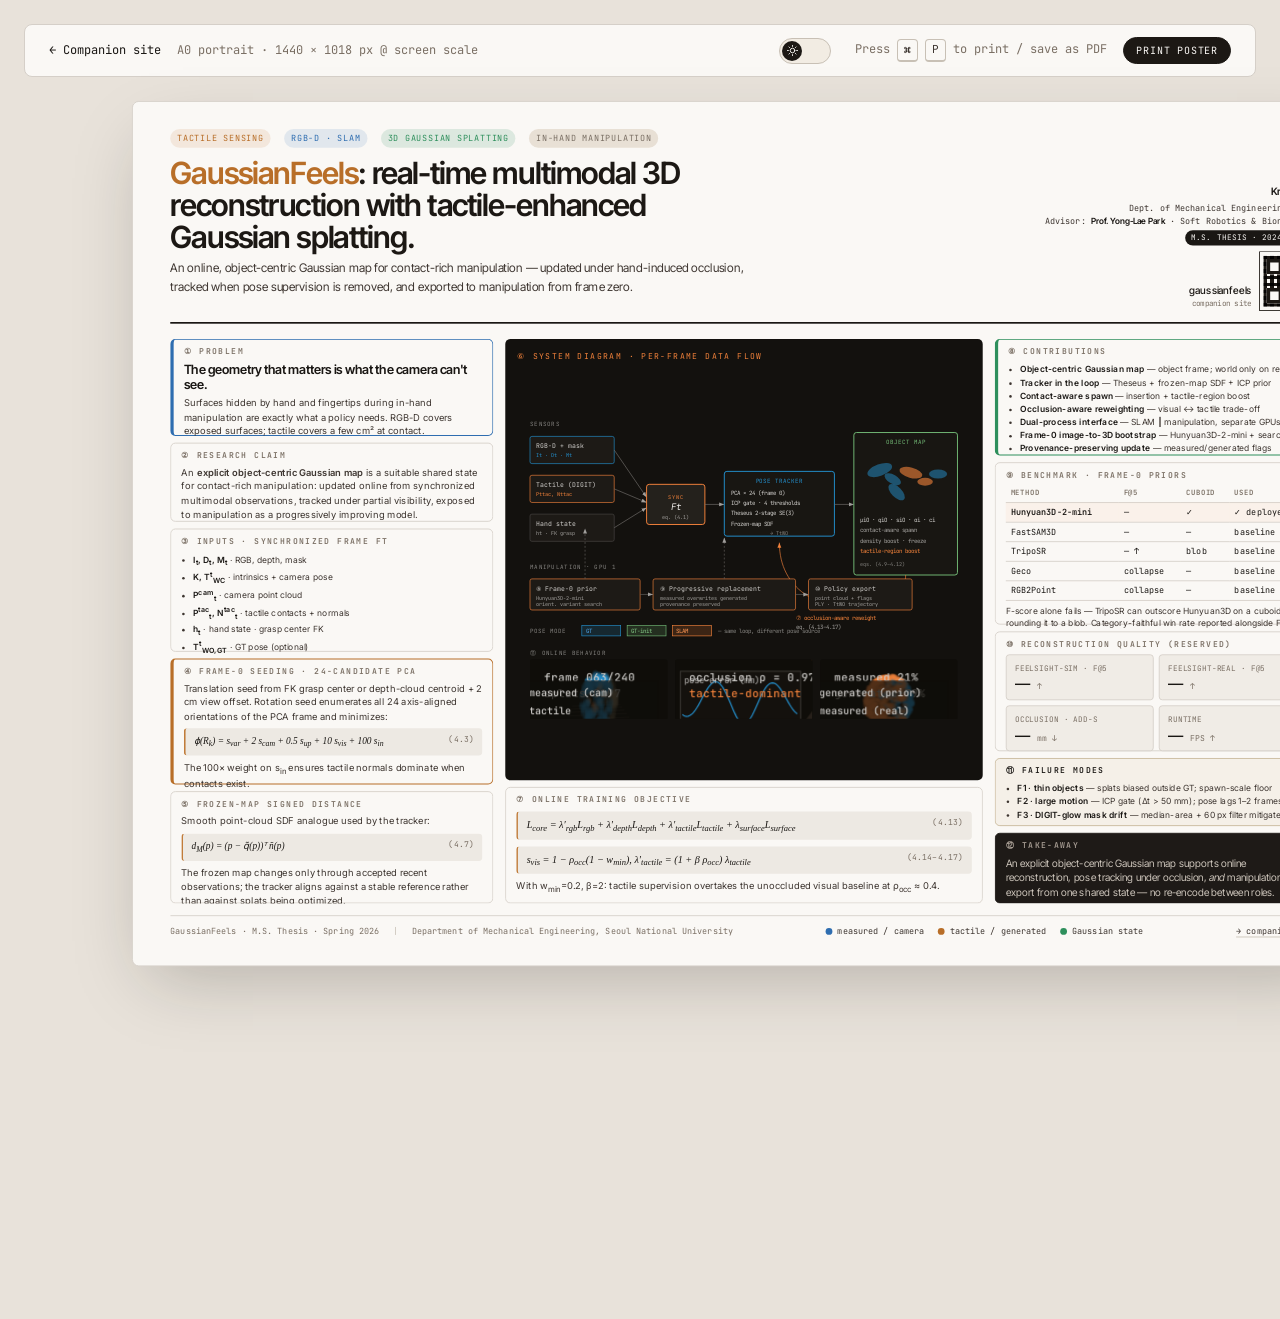
<file: poster.html>
<!doctype html>
<html lang="en">
<head>
  <meta charset="utf-8" />
  <meta name="viewport" content="width=device-width, initial-scale=1" />
  <title>GaussianFeels — Conference Poster</title>
  <link rel="preconnect" href="https://fonts.googleapis.com" />
  <link rel="preconnect" href="https://fonts.gstatic.com" crossorigin />
  <link href="https://fonts.googleapis.com/css2?family=Inter:wght@400;500;600&family=Inter+Tight:wght@400;500;600;700&family=JetBrains+Mono:wght@400;500&display=swap" rel="stylesheet" />
  <link rel="stylesheet" href="styles.css" />
  <script>document.documentElement.setAttribute('data-theme', localStorage.getItem('gf-theme') || 'light');</script>
  <style>
    body { background: #e8e2da; }
    .poster-wrap {
      width: 100%; margin: 0; padding: 24px; box-sizing: border-box;
    }
    .poster-toolbar {
      display: flex; justify-content: space-between; align-items: center;
      margin-bottom: 24px; padding: 12px 24px; background: #faf8f5;
      border: 1px solid #d5cfc8; border-radius: 8px;
      font-family: var(--mono); font-size: 12px;
    }
    .poster-toolbar .left { display: flex; gap: 16px; align-items: center; }
    .poster-toolbar a { color: #1a1714; text-decoration: none; }
    .poster-toolbar .meta { color: #7a6f64; }

    .poster {
      width: 1440px; height: 1018px; /* A0 portrait-ish 16:11 ratio for screen */
      background: #faf8f5;
      border: 1px solid #d5cfc8;
      border-radius: 8px;
      box-shadow: 0 30px 80px -20px oklch(0.2 0.01 80 / 0.25);
      padding: 32px 44px;
      display: grid;
      grid-template-rows: auto 1fr;
      gap: 18px;
      position: relative;
      overflow: hidden;
      transform-origin: top center;
    }
    @media print {
      body { background: white; margin: 0; }
      .poster-toolbar { display: none; }
      .poster-wrap { padding: 0; max-width: none; margin: 0; }
      .poster { box-shadow: none; border: none; border-radius: 0; }
      @page { size: 1440px 1018px; margin: 0; }
    }

    /* Header */
    .poster-head {
      display: grid; grid-template-columns: 1fr auto;
      gap: 28px; align-items: end;
      padding-bottom: 14px;
      border-bottom: 2px solid #1a1714;
    }
    .poster-head h1 {
      font-size: 36px; line-height: 1.04; letter-spacing: -0.03em; margin: 0;
      max-width: 30ch;
    }
    .poster-head h1 .accent { color: var(--tactile); }
    .poster-head .deck {
      font-family: var(--serif); font-weight: 400;
      font-size: 14px; color: #3d3530; margin-top: 6px; max-width: 90ch;
    }
    .poster-head .badges { display: flex; gap: 8px; margin-top: 16px; flex-wrap: wrap; }
    .poster-head .meta {
      font-family: var(--mono); font-size: 10px; color: #3d3530;
      text-align: right; line-height: 1.55;
    }
    .poster-head .meta strong { color: #1a1714; display: block; font-size: 12px; margin-bottom: 2px; font-family: var(--serif); font-weight: 600; letter-spacing: -0.01em; }
    .poster-head .meta .id { display: inline-block; padding: 2px 7px; background: #1a1714; color: #faf8f5; border-radius: 100px; font-size: 9px; letter-spacing: 0.1em; margin-top: 3px; }

    /* Body grid */
    .poster-body {
      display: grid;
      grid-template-columns: 1.05fr 1.55fr 1.05fr;
      gap: 14px;
      min-height: 0;
      overflow: hidden;
    }
    .col-poster { display: flex; flex-direction: column; gap: 8px; min-height: 0; overflow: hidden; }
    .panel {
      border: 1px solid #d5cfc8;
      background: #faf8f5;
      border-radius: 6px;
      padding: 9px 12px;
      display: flex; flex-direction: column; gap: 4px;
      min-height: 0;
    }
    .panel h3 {
      font-size: 9.5px; letter-spacing: 0.16em; text-transform: uppercase;
      font-family: var(--mono); font-weight: 600; color: #7a6f64; margin: 0 0 2px;
    }
    .panel h2 {
      font-size: 15px; margin: 0; letter-spacing: -0.015em; line-height: 1.2; color: #1a1714;
    }
    .panel p { font-size: 11px; line-height: 1.5; color: #3d3530; margin: 0; max-width: none; }
    .panel ul { margin: 2px 0 0; padding-left: 14px; font-size: 11px; line-height: 1.5; color: #3d3530; }
    .panel ul li { margin-bottom: 2px; }
    .panel ul li strong { color: #1a1714; }

    .panel.dark { background: #1e1a17; color: #ede8e2; border-color: #1e1a17; }
    .panel.dark h2 { color: #f5f1eb; }
    .panel.dark h3 { color: #a89e94; }
    .panel.dark p { color: #cdc5bb; font-size: 12px; }

    .panel.tactile { border-color: var(--tactile); border-width: 1px; border-left-width: 4px; }
    .panel.measure { border-color: var(--measure); border-width: 1px; border-left-width: 4px; }
    .panel.gauss { border-color: var(--gauss); border-width: 1px; border-left-width: 4px; }

    .poster-canvas { aspect-ratio: 1.1/1; width: 100%; background: oklch(0.16 0.008 80); border-radius: 4px; overflow: hidden; }
    .poster-canvas canvas { width: 100%; height: 100%; display: block; }

    .stat-row { display: flex; gap: 6px; flex-wrap: wrap; }
    .stat {
      flex: 1 1 calc(50% - 6px);
      padding: 8px 10px;
      background: #f0ece6;
      border-radius: 4px;
      border: 1px solid #d5cfc8;
    }
    .stat .k { font-family: var(--mono); font-size: 9px; letter-spacing: 0.08em; text-transform: uppercase; color: #7a6f64; }
    .stat .v { font-family: var(--serif); font-size: 18px; font-weight: 500; letter-spacing: -0.01em; line-height: 1.1; margin-top: 2px; color: #1a1714; }
    .stat .v small { font-size: 9.5px; color: #7a6f64; font-family: var(--mono); margin-left: 4px; font-weight: 400; }

    .eq {
      font-family: 'Latin Modern Math', 'Cambria Math', serif;
      font-style: italic;
      font-size: 11px;
      line-height: 1.5;
      background: #ede9e3;
      padding: 6px 10px;
      border-radius: 4px;
      border-left: 2px solid #c17c3a;
      margin: 2px 0;
      color: #1a1714;
    }
    .eq .num { float: right; color: #7a6f64; font-family: var(--mono); font-style: normal; font-size: 9.5px; }

    /* Center diagram panel */
    .center-diagram {
      flex: 1;
      background: oklch(0.18 0.008 80);
      border-radius: 6px;
      padding: 12px 14px;
      min-height: 0;
      display: flex; flex-direction: column; gap: 6px;
    }
    .center-diagram .h {
      font-family: var(--mono); font-size: 9.5px; letter-spacing: 0.16em;
      text-transform: uppercase; color: oklch(0.72 0.16 50);
    }
    .center-diagram svg { width: 100%; height: 100%; flex: 1; min-height: 0; }

    .results-table {
      width: 100%; border-collapse: collapse; font-family: var(--mono); font-size: 10px; color: #1a1714;
    }
    .results-table th, .results-table td { padding: 3px 6px; border-bottom: 1px solid #d5cfc8; text-align: left; font-size: 10px; }
    .results-table th { font-size: 8.5px; letter-spacing: 0.08em; text-transform: uppercase; color: #7a6f64; font-weight: 600; }

    /* QR placeholder */
    .qr {
      width: 68px; height: 68px;
      background:
        repeating-linear-gradient(0deg, var(--ink) 0 4px, transparent 4px 8px),
        repeating-linear-gradient(90deg, var(--ink) 0 4px, transparent 4px 8px);
      background-blend-mode: multiply;
      border: 4px solid var(--bg);
      box-shadow: 0 0 0 1px var(--ink);
      flex-shrink: 0;
      position: relative;
    }
    .qr::before, .qr::after, .qr .x {
      content: ''; position: absolute; width: 18px; height: 18px;
      background: var(--bg);
      box-shadow: inset 0 0 0 4px var(--ink);
    }
    .qr::before { top: 4px; left: 4px; }
    .qr::after { top: 4px; right: 4px; }
    .qr .x { bottom: 4px; left: 4px; }

    /* Footer */
    .poster-foot {
      grid-column: 1 / -1;
      display: flex; justify-content: space-between; gap: 16px;
      align-items: center; padding-top: 10px;
      border-top: 1px solid #d5cfc8;
      font-family: var(--mono); font-size: 10px; color: #7a6f64;
    }
    .poster-foot .left { display: flex; gap: 16px; align-items: center; }

    .legend-row { display: flex; gap: 16px; flex-wrap: wrap; align-items: center; font-family: var(--mono); font-size: 10px; color: #3d3530; }
    .legend-row .dot { display: inline-block; width: 8px; height: 8px; border-radius: 50%; margin-right: 6px; vertical-align: middle; }

    @media (max-width: 1500px) {
      .poster { transform: scale(0.85); margin: 0 auto; transform-origin: top center; }
      .poster-wrap { padding-bottom: 200px; }
    }
    @media (max-width: 1200px) {
      .poster { transform: scale(0.7); }
    }
    @media (max-width: 1000px) {
      .poster { transform: scale(0.55); }
    }
    /* ---- dark mode overrides ---- */
    [data-theme="dark"] body { background: #131110; }
    [data-theme="dark"] .poster-toolbar { background: #1a1714; border-color: #2e2924; }
    [data-theme="dark"] .poster-toolbar a { color: #ede8e2; }
    [data-theme="dark"] .poster-toolbar .meta { color: #786e64; }
    [data-theme="dark"] .poster {
      background: #1a1714; border-color: #2e2924;
      box-shadow: 0 30px 80px -20px rgba(0,0,0,0.5);
    }
    [data-theme="dark"] .poster h1, [data-theme="dark"] .poster h2,
    [data-theme="dark"] .poster h3, [data-theme="dark"] .poster h4 { color: #ede8e2; }
    /* panels */
    [data-theme="dark"] .panel { background: #221e1a !important; border-color: #2e2924 !important; }
    [data-theme="dark"] .panel h2 { color: #ede8e2 !important; }
    [data-theme="dark"] .panel h3 { color: #a89e94 !important; }
    [data-theme="dark"] .panel p, [data-theme="dark"] .panel li,
    [data-theme="dark"] .panel ul, [data-theme="dark"] .panel div { color: #b8b0a8 !important; }
    [data-theme="dark"] .panel strong { color: #ede8e2 !important; }
    [data-theme="dark"] .panel.dark { background: #0c0b09 !important; }
    [data-theme="dark"] .panel.dark p { color: #b8b0a8 !important; }
    /* stat boxes */
    [data-theme="dark"] .stat { background: #1a1714; border-color: #2e2924; }
    [data-theme="dark"] .stat .k { color: #786e64; }
    [data-theme="dark"] .stat .v { color: #ede8e2; }
    [data-theme="dark"] .stat .v small { color: #786e64; }
    /* equation blocks */
    [data-theme="dark"] .eq { background: #1a1714; color: #ede8e2; border-left-color: #d98c45; }
    [data-theme="dark"] .eq .num { color: #786e64; }
    /* table */
    [data-theme="dark"] .results-table { color: #ede8e2; }
    [data-theme="dark"] .results-table th { color: #a89e94; }
    [data-theme="dark"] .results-table th, [data-theme="dark"] .results-table td { border-bottom-color: #2e2924; }
    /* footer */
    [data-theme="dark"] .poster-foot { color: #786e64; border-top-color: #2e2924; }
    [data-theme="dark"] .legend-row { color: #b8b0a8; }
    [data-theme="dark"] .poster-foot a { color: #ede8e2 !important; }
    [data-theme="dark"] .poster .kbd { background: #2e2924; color: #b8b0a8; border-color: #3e3830; }
    /* poster header */
    [data-theme="dark"] .poster-head .deck { color: #b8b0a8; }
    [data-theme="dark"] .poster-head .meta { color: #b8b0a8; }
    [data-theme="dark"] .poster-head .meta strong { color: #ede8e2; }
    [data-theme="dark"] .poster-head .meta .id { background: #ede8e2; color: #131110; }
    [data-theme="dark"] .poster-foot a, [data-theme="dark"] a[style*="color:#3d3530"] { color: #ede8e2 !important; }
  </style>
</head>
<body>

<div class="poster-wrap">
  <div class="poster-toolbar">
    <div class="left">
      <a href="index.html">← Companion site</a>
      <span class="meta">A0 portrait · 1440 × 1018 px @ screen scale</span>
    </div>
    <div class="left">
      <button class="theme-toggle" id="theme-toggle" title="Toggle light / dark mode" aria-label="Toggle light / dark mode" style="margin-right:8px;">
        <span class="knob">
          <svg class="icon-sun" viewBox="0 0 24 24" fill="none" stroke="currentColor" stroke-width="2" stroke-linecap="round" stroke-linejoin="round"><circle cx="12" cy="12" r="5"/><line x1="12" y1="1" x2="12" y2="3"/><line x1="12" y1="21" x2="12" y2="23"/><line x1="4.22" y1="4.22" x2="5.64" y2="5.64"/><line x1="18.36" y1="18.36" x2="19.78" y2="19.78"/><line x1="1" y1="12" x2="3" y2="12"/><line x1="21" y1="12" x2="23" y2="12"/><line x1="4.22" y1="19.78" x2="5.64" y2="18.36"/><line x1="18.36" y1="5.64" x2="19.78" y2="4.22"/></svg>
          <svg class="icon-moon" viewBox="0 0 24 24" fill="none" stroke="currentColor" stroke-width="2" stroke-linecap="round" stroke-linejoin="round"><path d="M21 12.79A9 9 0 1 1 11.21 3 7 7 0 0 0 21 12.79z"/></svg>
        </span>
      </button>
      <span class="meta">Press <span class="kbd">⌘</span> <span class="kbd">P</span> to print / save as PDF</span>
      <button class="btn" onclick="window.print()" style="font-size:10px; padding:6px 12px;">Print poster</button>
    </div>
  </div>

  <div class="poster">

    <!-- =================== HEADER =================== -->
    <div class="poster-head">
      <div>
        <div class="legend-row" style="margin-bottom: 12px; font-size:10px;">
          <span class="tag tactile">tactile sensing</span>
          <span class="tag measure">RGB-D · SLAM</span>
          <span class="tag gauss">3D Gaussian Splatting</span>
          <span class="tag muted">in-hand manipulation</span>
        </div>
        <h1><span class="accent">GaussianFeels</span>: real-time multimodal 3D reconstruction with tactile-enhanced Gaussian splatting.</h1>
        <p class="deck">An online, object-centric Gaussian map for contact-rich manipulation &mdash; updated under hand-induced occlusion, tracked when pose supervision is removed, and exported to manipulation from frame zero.</p>
      </div>
      <div class="meta">
        <strong>Krishi Attri</strong>
        Dept. of Mechanical Engineering · SNU<br/>
        Advisor: <strong style="display:inline; font-size:10px;">Prof. Yong-Lae Park</strong> · Soft Robotics &amp; Bionics Lab<br/>
        <span class="id">M.S. THESIS · 2024-24243</span>
        <div style="display:flex; gap:10px; align-items:flex-end; margin-top:8px; justify-content:flex-end;">
          <div style="text-align:right;">
            <div style="font-family:var(--serif); font-size:12px; color:var(--ink); font-weight:500;">gaussianfeels</div>
            <div style="font-size:9px; color:var(--ink-3);">companion site</div>
          </div>
          <div class="qr"><div class="x"></div></div>
        </div>
      </div>
    </div>

    <!-- =================== BODY =================== -->
    <div class="poster-body">

      <!-- LEFT COLUMN -->
      <div class="col-poster">

        <div class="panel measure">
          <h3>① Problem</h3>
          <h2>The geometry that matters is what the camera can't see.</h2>
          <p>Surfaces hidden by hand and fingertips during in-hand manipulation are exactly what a policy needs. RGB-D covers exposed surfaces; tactile covers a few cm² at contact.</p>
        </div>

        <div class="panel">
          <h3>② Research claim</h3>
          <p>An <strong>explicit object-centric Gaussian map</strong> is a suitable shared state for contact-rich manipulation: updated online from synchronized multimodal observations, tracked under partial visibility, exposed to manipulation as a progressively improving model.</p>
        </div>

        <div class="panel">
          <h3>③ Inputs · synchronized frame Ft</h3>
          <ul style="font-size:10px; line-height:1.4;">
            <li><strong>I<sub>t</sub>, D<sub>t</sub>, M<sub>t</sub></strong> · RGB, depth, mask</li>
            <li><strong>K, T<sup>t</sup><sub>WC</sub></strong> · intrinsics + camera pose</li>
            <li><strong>P<sup>cam</sup><sub>t</sub></strong> · camera point cloud</li>
            <li><strong>P<sup>tac</sup><sub>t</sub>, N<sup>tac</sup><sub>t</sub></strong> · tactile contacts + normals</li>
            <li><strong>h<sub>t</sub></strong> · hand state · grasp center FK</li>
            <li><strong>T<sup>t</sup><sub>WO,GT</sub></strong> · GT pose (optional)</li>
          </ul>
        </div>

        <div class="panel tactile">
          <h3>④ Frame-0 seeding · 24-candidate PCA</h3>
          <p>Translation seed from FK grasp center or depth-cloud centroid + 2 cm view offset. Rotation seed enumerates all 24 axis-aligned orientations of the PCA frame and minimizes:</p>
          <div class="eq">
            ϕ(R<sub>k</sub>) = s<sub>var</sub> + 2 s<sub>cam</sub> + 0.5 s<sub>up</sub> + 10 s<sub>vis</sub> + 100 s<sub>in</sub><span class="num">(4.3)</span>
          </div>
          <p>The 100&times; weight on s<sub>in</sub> ensures tactile normals dominate when contacts exist.</p>
        </div>

        <div class="panel">
          <h3>⑤ Frozen-map signed distance</h3>
          <p>Smooth point-cloud SDF analogue used by the tracker:</p>
          <div class="eq">
            d<sub>M</sub>(p) = (p − q̃(p))ᵀ ñ(p)<span class="num">(4.7)</span>
          </div>
          <p>The frozen map changes only through accepted recent observations; the tracker aligns against a stable reference rather than against splats being optimized.</p>
        </div>

      </div>

      <!-- CENTER COLUMN -->
      <div class="col-poster">

        <div class="panel" style="padding: 0; border: none; flex: 1; min-height: 0;">
          <div class="center-diagram">
            <div class="h">⑥ System diagram · per-frame data flow</div>
            <svg viewBox="0 0 700 480" xmlns="http://www.w3.org/2000/svg" preserveAspectRatio="xMidYMid meet">
              <defs>
                <marker id="parr" markerWidth="9" markerHeight="9" refX="8" refY="3" orient="auto" markerUnits="strokeWidth"><path d="M0,0 L0,6 L8,3 z" fill="oklch(0.7 0.005 80)"/></marker>
                <marker id="parrW" markerWidth="9" markerHeight="9" refX="8" refY="3" orient="auto" markerUnits="strokeWidth"><path d="M0,0 L0,6 L8,3 z" fill="oklch(0.72 0.16 50)"/></marker>
              </defs>

              <!-- Sensors -->
              <g font-family="JetBrains Mono, monospace" font-size="10" fill="oklch(0.85 0.005 80)">
                <text x="20" y="20" font-size="9" letter-spacing="2" fill="oklch(0.6 0.005 80)">SENSORS</text>

                <g transform="translate(20, 36)">
                  <rect width="130" height="42" rx="3" fill="oklch(0.22 0.008 80)" stroke="oklch(0.62 0.13 240)"/>
                  <text x="10" y="18">RGB-D + mask</text>
                  <text x="10" y="32" font-size="8" fill="oklch(0.62 0.13 240)">It · Dt · Mt</text>
                </g>
                <g transform="translate(20, 96)">
                  <rect width="130" height="42" rx="3" fill="oklch(0.22 0.008 80)" stroke="oklch(0.72 0.16 50)"/>
                  <text x="10" y="18">Tactile (DIGIT)</text>
                  <text x="10" y="32" font-size="8" fill="oklch(0.72 0.16 50)">Pttac, Nttac</text>
                </g>
                <g transform="translate(20, 156)">
                  <rect width="130" height="42" rx="3" fill="oklch(0.22 0.008 80)" stroke="oklch(0.4 0.005 80)"/>
                  <text x="10" y="18">Hand state</text>
                  <text x="10" y="32" font-size="8" fill="oklch(0.7 0.005 80)">ht · FK grasp</text>
                </g>
              </g>

              <!-- Synchronizer Ft -->
              <g stroke="oklch(0.55 0.005 80)" stroke-width="1" fill="none" marker-end="url(#parr)">
                <path d="M 150 57 L 200 130"/>
                <path d="M 150 117 L 200 138"/>
                <path d="M 150 177 L 200 146"/>
              </g>

              <g font-family="JetBrains Mono, monospace" font-size="10" fill="oklch(0.85 0.005 80)">
                <g transform="translate(200, 110)">
                  <rect width="90" height="62" rx="4" fill="oklch(0.25 0.01 80)" stroke="oklch(0.72 0.16 50)" stroke-width="1.5"/>
                  <text x="45" y="22" text-anchor="middle" font-size="8" letter-spacing="1.5" fill="oklch(0.72 0.16 50)">SYNC</text>
                  <text x="45" y="40" text-anchor="middle" font-size="14" fill="oklch(0.95 0.005 80)" font-style="italic">Ft</text>
                  <text x="45" y="54" text-anchor="middle" font-size="8" fill="oklch(0.7 0.005 80)">eq. (4.1)</text>
                </g>
              </g>

              <!-- Tracker -->
              <g stroke="oklch(0.55 0.005 80)" stroke-width="1" fill="none" marker-end="url(#parr)">
                <path d="M 290 141 L 320 141"/>
              </g>
              <g font-family="JetBrains Mono, monospace" font-size="10" fill="oklch(0.85 0.005 80)">
                <g transform="translate(320, 90)">
                  <rect width="170" height="100" rx="4" fill="oklch(0.2 0.008 80)" stroke="oklch(0.62 0.13 240)" stroke-width="1.5"/>
                  <text x="85" y="18" text-anchor="middle" font-size="9" letter-spacing="1.5" fill="oklch(0.62 0.13 240)">POSE TRACKER</text>
                  <text x="10" y="36" font-size="9">PCA × 24 (frame 0)</text>
                  <text x="10" y="52" font-size="9">ICP gate · 4 thresholds</text>
                  <text x="10" y="68" font-size="9">Theseus 2-stage SE(3)</text>
                  <text x="10" y="84" font-size="9">Frozen-map SDF</text>
                  <text x="85" y="98" text-anchor="middle" font-size="8" fill="oklch(0.6 0.005 80)">→ TtWO</text>
                </g>
              </g>

              <!-- Map -->
              <g stroke="oklch(0.55 0.005 80)" stroke-width="1" fill="none" marker-end="url(#parr)">
                <path d="M 490 141 L 520 141"/>
              </g>
              <g font-family="JetBrains Mono, monospace" font-size="10" fill="oklch(0.85 0.005 80)">
                <g transform="translate(520, 30)">
                  <rect width="160" height="220" rx="4" fill="oklch(0.2 0.008 80)" stroke="oklch(0.72 0.12 145)" stroke-width="1.5"/>
                  <text x="80" y="18" text-anchor="middle" font-size="9" letter-spacing="1.5" fill="oklch(0.72 0.12 145)">OBJECT MAP</text>
                  <!-- mini splats -->
                  <g transform="translate(10, 30)">
                    <ellipse cx="30" cy="28" rx="20" ry="9" fill="oklch(0.62 0.13 240 / 0.5)" transform="rotate(-20 30 28)"/>
                    <ellipse cx="50" cy="42" rx="14" ry="7" fill="oklch(0.62 0.13 240 / 0.5)" transform="rotate(30 50 42)"/>
                    <ellipse cx="78" cy="32" rx="18" ry="8" fill="oklch(0.72 0.16 50 / 0.6)" transform="rotate(15 78 32)"/>
                    <ellipse cx="100" cy="46" rx="12" ry="6" fill="oklch(0.72 0.16 50 / 0.6)"/>
                    <ellipse cx="120" cy="34" rx="14" ry="7" fill="oklch(0.62 0.13 240 / 0.5)"/>
                    <ellipse cx="56" cy="62" rx="16" ry="8" fill="oklch(0.62 0.13 240 / 0.5)" transform="rotate(45 56 62)"/>
                  </g>
                  <text x="10" y="138" font-size="9">μiO · qiO · siO · αi · ci</text>
                  <text x="10" y="154" font-size="9" fill="oklch(0.7 0.005 80)">contact-aware spawn</text>
                  <text x="10" y="170" font-size="9" fill="oklch(0.7 0.005 80)">density boost · freeze</text>
                  <text x="10" y="186" font-size="9" fill="oklch(0.72 0.16 50)">tactile-region boost</text>
                  <text x="10" y="206" font-size="8" fill="oklch(0.6 0.005 80)">eqs. (4.9–4.12)</text>
                </g>
              </g>

              <!-- Loss reweighting -->
              <g stroke="oklch(0.72 0.16 50)" stroke-width="1" fill="none" marker-end="url(#parrW)">
                <path d="M 600 250 C 600 320, 405 330, 405 200"/>
              </g>
              <g font-family="JetBrains Mono, monospace" font-size="9" fill="oklch(0.72 0.16 50)">
                <text x="430" y="320">⑦ occlusion-aware reweight</text>
                <text x="430" y="334" fill="oklch(0.7 0.005 80)">eq. (4.13–4.17)</text>
              </g>

              <!-- Manipulation branch -->
              <g font-family="JetBrains Mono, monospace" font-size="10" fill="oklch(0.85 0.005 80)">
                <text x="20" y="240" font-size="9" letter-spacing="2" fill="oklch(0.6 0.005 80)">MANIPULATION · GPU 1</text>

                <g transform="translate(20, 256)">
                  <rect width="170" height="48" rx="3" fill="oklch(0.22 0.008 80)" stroke="oklch(0.72 0.16 50)"/>
                  <text x="10" y="18" font-size="10">⑧ Frame-0 prior</text>
                  <text x="10" y="32" font-size="8" fill="oklch(0.7 0.005 80)">Hunyuan3D-2-mini</text>
                  <text x="10" y="42" font-size="8" fill="oklch(0.7 0.005 80)">orient. variant search</text>
                </g>

                <g transform="translate(210, 256)">
                  <rect width="220" height="48" rx="3" fill="oklch(0.22 0.008 80)" stroke="oklch(0.72 0.16 50)"/>
                  <text x="10" y="18" font-size="10">⑨ Progressive replacement</text>
                  <text x="10" y="32" font-size="8" fill="oklch(0.7 0.005 80)">measured overwrites generated</text>
                  <text x="10" y="42" font-size="8" fill="oklch(0.7 0.005 80)">provenance preserved</text>
                </g>

                <g transform="translate(450, 256)">
                  <rect width="160" height="48" rx="3" fill="oklch(0.22 0.008 80)" stroke="oklch(0.72 0.16 50)"/>
                  <text x="10" y="18" font-size="10">⑩ Policy export</text>
                  <text x="10" y="32" font-size="8" fill="oklch(0.7 0.005 80)">point cloud + flags</text>
                  <text x="10" y="42" font-size="8" fill="oklch(0.7 0.005 80)">PLY · TtWO trajectory</text>
                </g>

                <g stroke="oklch(0.5 0.005 80)" stroke-width="1" fill="none" marker-end="url(#parr)">
                  <path d="M 190 280 L 210 280"/>
                  <path d="M 430 280 L 450 280"/>
                </g>
                <g stroke="oklch(0.5 0.005 80)" stroke-width="1" fill="none" stroke-dasharray="3 3" marker-end="url(#parr)">
                  <path d="M 105 256 L 105 178"/>
                  <path d="M 320 256 L 320 192"/>
                </g>
              </g>

              <!-- Pose mode pills -->
              <g font-family="JetBrains Mono, monospace" font-size="9" fill="oklch(0.85 0.005 80)">
                <text x="20" y="340" letter-spacing="1.5" font-size="9" fill="oklch(0.6 0.005 80)">POSE MODE</text>
                <rect x="100" y="328" width="60" height="16" fill="oklch(0.62 0.13 240 / 0.18)" stroke="oklch(0.62 0.13 240)"/>
                <text x="106" y="340" fill="oklch(0.7 0.13 245)">GT</text>
                <rect x="170" y="328" width="60" height="16" fill="oklch(0.72 0.12 145 / 0.18)" stroke="oklch(0.72 0.12 145)"/>
                <text x="176" y="340" fill="oklch(0.78 0.12 145)">GT-init</text>
                <rect x="240" y="328" width="60" height="16" fill="oklch(0.72 0.16 50 / 0.18)" stroke="oklch(0.72 0.16 50)"/>
                <text x="246" y="340" fill="oklch(0.78 0.16 50)">SLAM</text>
                <text x="310" y="340" fill="oklch(0.6 0.005 80)">— same loop, different pose source</text>
              </g>

              <!-- Mini reconstruction visualization at bottom -->
              <g transform="translate(0, 360)">
                <text x="20" y="14" font-size="9" letter-spacing="2" fill="oklch(0.6 0.005 80)" font-family="JetBrains Mono, monospace">⑪ ONLINE BEHAVIOR</text>
              </g>

              <foreignObject x="20" y="380" width="660" height="92">
                <div xmlns="http://www.w3.org/1999/xhtml" style="display:grid; grid-template-columns: 1fr 1fr 1fr; gap: 12px;">
                  <div style="background: oklch(0.16 0.008 80); border-radius: 4px; aspect-ratio: 16/9; overflow: hidden; position: relative;">
                    <canvas id="mini-recon" style="width:100%; height:100%; display:block;"></canvas>
                  </div>
                  <div style="background: oklch(0.16 0.008 80); border-radius: 4px; aspect-ratio: 16/9; overflow: hidden; position: relative;">
                    <canvas id="mini-pose" style="width:100%; height:100%; display:block;"></canvas>
                  </div>
                  <div style="background: oklch(0.16 0.008 80); border-radius: 4px; aspect-ratio: 16/9; overflow: hidden; position: relative;">
                    <canvas id="mini-prog" style="width:100%; height:100%; display:block;"></canvas>
                  </div>
                </div>
              </foreignObject>
            </svg>
          </div>
        </div>

        <div class="panel">
          <h3>⑦ Online training objective</h3>
          <div class="eq" style="font-size:12px;">
            L<sub>core</sub> = λ′<sub>rgb</sub>L<sub>rgb</sub> + λ′<sub>depth</sub>L<sub>depth</sub> + λ′<sub>tactile</sub>L<sub>tactile</sub> + λ<sub>surface</sub>L<sub>surface</sub><span class="num">(4.13)</span>
          </div>
          <div class="eq" style="font-size:12px;">
            s<sub>vis</sub> = 1 − ρ<sub>occ</sub>(1 − w<sub>min</sub>),  λ′<sub>tactile</sub> = (1 + β ρ<sub>occ</sub>) λ<sub>tactile</sub><span class="num">(4.14–4.17)</span>
          </div>
          <p>With w<sub>min</sub>=0.2, β=2: tactile supervision overtakes the unoccluded visual baseline at ρ<sub>occ</sub> ≈ 0.4.</p>
        </div>

      </div>

      <!-- RIGHT COLUMN -->
      <div class="col-poster">

        <div class="panel gauss">
          <h3>⑧ Contributions</h3>
          <ul style="font-size:10px; line-height:1.35;">
            <li><strong>Object-centric Gaussian map</strong> — object frame; world only on render</li>
            <li><strong>Tracker in the loop</strong> — Theseus + frozen-map SDF + ICP prior</li>
            <li><strong>Contact-aware spawn</strong> — insertion + tactile-region boost</li>
            <li><strong>Occlusion-aware reweighting</strong> — visual ↔ tactile trade-off</li>
            <li><strong>Dual-process interface</strong> — SLAM ‖ manipulation, separate GPUs</li>
            <li><strong>Frame-0 image-to-3D bootstrap</strong> — Hunyuan3D-2-mini + search</li>
            <li><strong>Provenance-preserving update</strong> — measured/generated flags</li>
          </ul>
        </div>

        <div class="panel">
          <h3>⑨ Benchmark · frame-0 priors</h3>
          <table class="results-table">
            <thead><tr><th>Method</th><th>F@5</th><th>Cuboid</th><th>Used</th></tr></thead>
            <tbody>
              <tr style="background: oklch(0.72 0.16 50 / 0.06);"><td><strong>Hunyuan3D-2-mini</strong></td><td>—</td><td>✓</td><td>✓ deployed</td></tr>
              <tr><td>FastSAM3D</td><td>—</td><td>—</td><td>baseline</td></tr>
              <tr><td>TripoSR</td><td>— ↑</td><td>blob</td><td>baseline</td></tr>
              <tr><td>Geco</td><td>collapse</td><td>—</td><td>baseline</td></tr>
              <tr><td>RGB2Point</td><td>collapse</td><td>—</td><td>baseline</td></tr>
            </tbody>
          </table>
          <p style="font-size:10px;">F-score alone fails — TripoSR can outscore Hunyuan3D on a cuboid while rounding it to a blob. Category-faithful win rate reported alongside F@5.</p>
        </div>

        <div class="panel">
          <h3>⑩ Reconstruction quality (reserved)</h3>
          <div class="stat-row">
            <div class="stat"><div class="k">FeelSight-Sim · F@5</div><div class="v">— <small>↑</small></div></div>
            <div class="stat"><div class="k">FeelSight-Real · F@5</div><div class="v">— <small>↑</small></div></div>
            <div class="stat"><div class="k">Occlusion · ADD-S</div><div class="v">— <small>mm ↓</small></div></div>
            <div class="stat"><div class="k">Runtime</div><div class="v">— <small>FPS ↑</small></div></div>
          </div>
        </div>

        <div class="panel" style="background: #f5f0e8; border-color: #c8b899; color: #3d3530;">
          <h3 style="color: #1a1714;">⑪ Failure modes</h3>
          <ul style="font-size:10px; line-height:1.35; color: #3d3530;">
            <li><strong style="color: #1a1714;">F1 · thin objects</strong> — splats biased outside GT; spawn-scale floor</li>
            <li><strong style="color: #1a1714;">F2 · large motion</strong> — ICP gate (Δt &gt; 50 mm); pose lags 1–2 frames</li>
            <li><strong style="color: #1a1714;">F3 · DIGIT-glow mask drift</strong> — median-area + 60 px filter mitigate</li>
          </ul>
        </div>

        <div class="panel dark">
          <h3>⑫ Take-away</h3>
          <p style="font-family: var(--serif); font-size: 12px; line-height: 1.45;">An explicit object-centric Gaussian map supports online reconstruction, pose tracking under occlusion, <em>and</em> manipulation export from one shared state — no re-encode between roles.</p>
        </div>

      </div>

      <!-- FOOTER -->
      <div class="poster-foot">
        <div class="left">
          <span>GaussianFeels &middot; M.S. Thesis · Spring 2026</span>
          <span style="color:var(--rule-2);">|</span>
          <span>Department of Mechanical Engineering, Seoul National University</span>
        </div>
        <div class="left">
          <span class="legend-row">
            <span><span class="dot" style="background:var(--measure);"></span>measured / camera</span>
            <span><span class="dot" style="background:var(--tactile);"></span>tactile / generated</span>
            <span><span class="dot" style="background:var(--gauss);"></span>Gaussian state</span>
          </span>
        </div>
        <div>
          <a href="index.html" style="color:#3d3530;">→ companion site</a>
        </div>
      </div>

    </div>
  </div>
</div>

<script src="viz.js"></script>
<script>
  (function() {
    var btn = document.getElementById('theme-toggle');
    if (btn) {
      btn.addEventListener('click', function() {
        var html = document.documentElement;
        var next = html.getAttribute('data-theme') === 'dark' ? 'light' : 'dark';
        html.setAttribute('data-theme', next);
        localStorage.setItem('gf-theme', next);
      });
    }
  })();
</script>
<script>
  GFViz.reconstruction(document.getElementById('mini-recon'), { seed: 12 });
  GFViz.poseTracking(document.getElementById('mini-pose'), { seed: 23 });
  GFViz.progReplace(document.getElementById('mini-prog'), { seed: 41 });
</script>

</body>
</html>
</file>
<file: styles.css>
/* GaussianFeels companion site */

/* ========== Light mode (default) ========== */
:root {
  --bg:              #faf8f5;
  --bg-2:            #f2ece3;
  --bg-3:            #e8e0d5;
  --ink:             #1c1814;
  --ink-2:           #3d3530;
  --ink-3:           #7a6f64;
  --rule:            #ddd7ce;
  --rule-2:          #c8c0b5;
  --tactile:         #b86e28;
  --measure:         #2e6db0;
  --gauss:           #2e8f5c;
  --warn:            #b03020;
  --mono: 'JetBrains Mono', ui-monospace, SFMono-Regular, Menlo, monospace;
  --serif: 'Inter Tight', Inter, system-ui, sans-serif;
  --sans: Inter, system-ui, sans-serif;
  --dark-panel:      #1e1a17;
  --dark-panel-rule: #2e2a26;
  --dark-panel-ink:  #ede8e2;
  --dark-panel-ink-2:#c0b8b0;
  --dark-panel-ink-3:#7a6f64;
}

/* ========== Dark mode ========== */
[data-theme="dark"] {
  --bg:              #131110;
  --bg-2:            #1a1714;
  --bg-3:            #221e1a;
  --ink:             #ede8e2;
  --ink-2:           #b8b0a8;
  --ink-3:           #786e64;
  --rule:            #2e2924;
  --rule-2:          #3e3830;
  --tactile:         #d98c45;
  --measure:         #4d8fd4;
  --gauss:           #4db87e;
  --warn:            #e06050;
  --dark-panel:      #0c0b09;
  --dark-panel-rule: #1a1714;
  --dark-panel-ink:  #ede8e2;
  --dark-panel-ink-2:#b8b0a8;
  --dark-panel-ink-3:#786e64;
}

/* Smooth theme transitions — only on colour-bearing properties */
body, aside.nav, section, .hero, .card, .video-card,
footer.site, .toc a, .btn, .math-block, .callout,
.thtable td, .thtable th { transition: background-color 0.25s ease, color 0.2s ease, border-color 0.2s ease; }

* { box-sizing: border-box; }
html, body { margin: 0; padding: 0; width: 100%; min-height: 100vh; overflow-x: clip; }
body {
  font-family: var(--sans);
  font-size: 16px;
  line-height: 1.6;
  color: var(--ink);
  background: var(--bg);
  -webkit-font-smoothing: antialiased;
  text-rendering: optimizeLegibility;
}

a { color: var(--ink); text-decoration: underline; text-decoration-color: var(--rule-2); text-underline-offset: 3px; text-decoration-thickness: 1px; }
a:hover { text-decoration-color: var(--tactile); }

::selection { background: #e8c89a; color: #1c1814; }

h1, h2, h3, h4 { font-family: var(--serif); font-weight: 600; letter-spacing: -0.02em; line-height: 1.15; color: var(--ink); }
h1 { font-size: clamp(40px, 6vw, 76px); letter-spacing: -0.035em; }
h2 { font-size: clamp(28px, 3vw, 38px); margin: 0 0 12px; }
h3 { font-size: 20px; margin: 0 0 8px; }
h4 { font-size: 14px; text-transform: uppercase; letter-spacing: 0.12em; font-family: var(--mono); font-weight: 500; color: var(--ink-3); margin: 0 0 12px; }

p { margin: 0 0 16px; text-wrap: pretty; max-width: 70ch; }
small { font-size: 12px; color: var(--ink-3); }
code, .mono { font-family: var(--mono); font-size: 0.92em; }
em { font-style: italic; }
strong { font-weight: 600; }

/* ========== Layout ========== */
.shell {
  display: grid;
  grid-template-columns: 240px 1fr;
  width: 100%;
  min-height: 100vh;
}

aside.nav {
  position: sticky; top: 0; align-self: start;
  height: 100vh; padding: 32px 24px; border-right: 1px solid var(--rule);
  background: var(--bg);
  display: flex; flex-direction: column; gap: 24px;
  overflow-y: auto;
}
.brand { display: flex; flex-direction: column; gap: 8px; }
.brand .title { font-family: var(--serif); font-weight: 650; font-size: 30px; letter-spacing: -0.035em; line-height: 1.05; color: var(--tactile); }
.brand .sub { font-size: 10px; color: var(--ink-3); font-family: var(--mono); letter-spacing: 0.04em; text-transform: uppercase; }

.toc { display: flex; flex-direction: column; gap: 2px; font-family: var(--mono); font-size: 12px; }
.toc a { display: flex; gap: 10px; padding: 6px 8px; border-radius: 4px; text-decoration: none; color: var(--ink-2); align-items: baseline; }
.toc a:hover { background: var(--bg-2); color: var(--ink); }
.toc a.active { background: var(--ink); color: var(--bg); }
.toc a.active .num { color: var(--tactile); }
.toc .num { color: var(--ink-3); width: 22px; flex-shrink: 0; }
.toc-group { display: flex; flex-direction: column; gap: 2px; margin-bottom: 6px; }
.toc-group .group-title { font-size: 10px; letter-spacing: 0.18em; text-transform: uppercase; color: var(--ink-3); padding: 8px 8px 4px; }

.aside-foot { margin-top: auto; font-size: 11px; color: var(--ink-3); font-family: var(--mono); line-height: 1.6; }
.aside-foot .theme-toggle { margin-bottom: 12px; }
.aside-foot a { color: var(--ink-3); }

/* ========== Theme toggle ========== */
.theme-toggle {
  display: flex; align-items: center; gap: 0;
  background: var(--bg-2);
  border: 1px solid var(--rule-2);
  border-radius: 100px;
  padding: 3px;
  cursor: pointer;
  width: 52px; height: 26px;
  position: relative;
  flex-shrink: 0;
  transition: background 0.25s ease, border-color 0.25s ease;
}
.theme-toggle .knob {
  position: absolute;
  width: 20px; height: 20px;
  border-radius: 50%;
  background: var(--ink);
  top: 2px; left: 2px;
  display: flex; align-items: center; justify-content: center;
  transition: transform 0.3s cubic-bezier(0.34, 1.56, 0.64, 1), background 0.25s ease;
}
[data-theme="dark"] .theme-toggle .knob { transform: translateX(26px); }
.theme-toggle .knob svg { width: 11px; height: 11px; stroke: var(--bg); fill: none; stroke-width: 2; stroke-linecap: round; transition: opacity 0.2s ease; }
.theme-toggle .knob .icon-sun  { position: absolute; }
.theme-toggle .knob .icon-moon { position: absolute; }
[data-theme="dark"]  .theme-toggle .knob .icon-sun  { opacity: 0; }
[data-theme="light"] .theme-toggle .knob .icon-moon { opacity: 0; }
[data-theme="dark"]  .theme-toggle .knob .icon-moon { opacity: 1; }
[data-theme="light"] .theme-toggle .knob .icon-sun  { opacity: 1; }

main { min-width: 0; }

section { padding: 96px 64px; border-bottom: 1px solid var(--rule); position: relative; }
section.tight { padding: 64px; }
section.dark { background: var(--dark-panel); color: var(--dark-panel-ink); border-bottom: none; }
section.dark h1, section.dark h2, section.dark h3 { color: var(--dark-panel-ink); }
section.dark h4 { color: var(--dark-panel-ink-3); }
section.dark p { color: var(--dark-panel-ink-2); }
section.dark .figcap { color: var(--dark-panel-ink-3); }
section.dark .math-block { background: #2a2420; color: var(--dark-panel-ink); border-left-color: var(--tactile); }
section.dark .math-block .eq-num { color: var(--dark-panel-ink-3); }

.section-head { display: grid; grid-template-columns: 80px 1fr; gap: 24px; align-items: baseline; margin-bottom: 48px; }
.section-head .num { font-family: var(--mono); font-size: 12px; letter-spacing: 0.15em; color: var(--ink-3); padding-top: 18px; }
.section-head .lead { color: var(--ink-2); font-size: 18px; line-height: 1.5; max-width: 60ch; margin-top: 12px; }

.col { max-width: 720px; }
.col-wide { max-width: 1040px; }

/* ========== Hero ========== */
.hero {
  padding: 80px 64px 96px;
  background:
    radial-gradient(ellipse 700px 350px at 70% 20%, color-mix(in srgb, var(--tactile) 8%, transparent), transparent),
    radial-gradient(ellipse 500px 400px at 15% 85%, color-mix(in srgb, var(--measure) 6%, transparent), transparent),
    var(--bg);
  position: relative;
  overflow: hidden;
}
.hero-meta { display: flex; gap: 16px; font-family: var(--mono); font-size: 11px; letter-spacing: 0.1em; text-transform: uppercase; color: var(--ink-3); margin-bottom: 32px; flex-wrap: wrap; }
.hero-meta .pill { border: 1px solid var(--rule-2); padding: 4px 10px; border-radius: 100px; }
.hero-meta .pill.live { border-color: var(--tactile); color: var(--tactile); }
.hero-meta .pill.live::before { content: ''; display: inline-block; width: 6px; height: 6px; background: var(--tactile); border-radius: 50%; margin-right: 6px; vertical-align: middle; animation: pulse 1.6s ease-in-out infinite; }
@keyframes pulse { 0%, 100% { opacity: 1; } 50% { opacity: 0.3; } }

.hero h1 { margin: 0 0 28px; max-width: 18ch; }
.hero h1 .accent { color: var(--tactile); }
.hero .deck { font-size: 22px; line-height: 1.5; color: var(--ink-2); max-width: 56ch; margin-bottom: 40px; font-family: var(--serif); font-weight: 400; }

.hero-byline { display: flex; flex-wrap: wrap; gap: 32px 48px; align-items: flex-end; margin-top: 48px; padding-top: 32px; border-top: 1px solid var(--rule); }
.hero-byline .item h4 { margin-bottom: 6px; }
.hero-byline .item .v { font-size: 16px; font-family: var(--serif); }
.hero-byline .item .v small { color: var(--ink-3); display: block; margin-top: 2px; }

.hero-canvas {
  position: absolute; top: 0; right: 0; width: 48%; height: 100%;
  pointer-events: none; opacity: 0.9; background: transparent;
}

/* ========== Figures ========== */
figure { margin: 32px 0; }
figure.full { margin-left: -64px; margin-right: -64px; }
.figcap { font-family: var(--mono); font-size: 11px; letter-spacing: 0.04em; color: var(--ink-3); margin-top: 12px; line-height: 1.6; max-width: 80ch; }
.figcap .figlabel { color: var(--ink); font-weight: 500; }

.frame { border: 1px solid var(--rule); background: var(--bg-2); border-radius: 8px; overflow: hidden; }
.frame.dark { background: var(--dark-panel); border-color: var(--dark-panel-rule); }

/* ========== Cards ========== */
.cards { display: grid; gap: 16px; }
.cards.c2 { grid-template-columns: 1fr 1fr; }
.cards.c3 { grid-template-columns: repeat(3, 1fr); }
.cards.c4 { grid-template-columns: repeat(4, 1fr); }
.card {
  border: 1px solid var(--rule);
  background: var(--bg);
  padding: 24px;
  border-radius: 6px;
  display: flex; flex-direction: column; gap: 8px;
}
.card .label { font-family: var(--mono); font-size: 10px; letter-spacing: 0.15em; color: var(--ink-3); text-transform: uppercase; }
.card .val { font-family: var(--serif); font-size: 36px; font-weight: 500; letter-spacing: -0.02em; }
.card .val .unit { font-size: 16px; color: var(--ink-3); margin-left: 4px; }
.card p { font-size: 13px; color: var(--ink-2); margin: 4px 0 0; }

.tag { display: inline-flex; align-items: center; gap: 6px; padding: 3px 8px; border-radius: 100px; font-family: var(--mono); font-size: 10px; letter-spacing: 0.08em; text-transform: uppercase; }
.tag.tactile { background: color-mix(in srgb, var(--tactile) 12%, transparent); color: var(--tactile); }
.tag.measure { background: color-mix(in srgb, var(--measure) 12%, transparent); color: var(--measure); }
.tag.gauss   { background: color-mix(in srgb, var(--gauss)   15%, transparent); color: var(--gauss); }
.tag.muted   { background: var(--bg-3); color: var(--ink-3); }

/* ========== Tables ========== */
.thtable { width: 100%; border-collapse: collapse; font-size: 13px; font-family: var(--mono); }
.thtable th, .thtable td { text-align: left; padding: 12px 16px; border-bottom: 1px solid var(--rule); vertical-align: top; }
.thtable thead th { font-size: 10px; letter-spacing: 0.15em; text-transform: uppercase; color: var(--ink-3); border-bottom: 1px solid var(--rule-2); font-weight: 500; }
.thtable tbody tr:hover { background: var(--bg-2); }

/* ========== Math ========== */
.math { font-family: 'Latin Modern Math', 'Cambria Math', serif; font-style: italic; }
.math-block {
  font-family: 'Latin Modern Math', 'Cambria Math', serif;
  background: var(--bg-2);
  border-left: 2px solid var(--tactile);
  padding: 20px 24px;
  margin: 24px 0;
  font-size: 17px;
  line-height: 1.9;
  border-radius: 0 6px 6px 0;
  overflow-x: auto;
}
.math-block .eq-num { float: right; color: var(--ink-3); font-family: var(--mono); font-style: normal; font-size: 13px; }

/* ========== Pipeline ========== */
.pipeline { padding: 48px; background: var(--bg-2); border-radius: 8px; border: 1px solid var(--rule); }
.pipeline svg { width: 100%; height: auto; display: block; }

/* ========== Video grid ========== */
.video-grid { display: grid; grid-template-columns: repeat(2, 1fr); gap: 20px; }
.video-card {
  background: var(--dark-panel);
  color: var(--dark-panel-ink);
  border-radius: 8px; overflow: hidden;
  border: 1px solid var(--dark-panel-rule);
  position: relative;
}
.video-card .stage { aspect-ratio: 16/9; position: relative; overflow: hidden; background: var(--dark-panel); }
.video-card .stage canvas, .video-card .stage video, .video-card .stage img { width: 100%; height: 100%; display: block; object-fit: cover; }
.video-card .meta { padding: 16px 20px; display: flex; justify-content: space-between; gap: 16px; align-items: flex-start; }
.video-card .meta h3 { font-size: 16px; color: var(--dark-panel-ink); margin: 0 0 4px; }
.video-card .meta p { font-size: 12px; color: var(--dark-panel-ink-3); margin: 0; font-family: var(--mono); }
.video-card .meta .play { background: var(--tactile); color: white; border: none; border-radius: 100px; padding: 6px 12px; font-family: var(--mono); font-size: 10px; letter-spacing: 0.1em; text-transform: uppercase; cursor: pointer; flex-shrink: 0; }
.video-card .scrubber { height: 3px; background: #2e2924; position: relative; cursor: pointer; }
.video-card .scrubber .fill { height: 100%; background: var(--tactile); width: 0%; transition: width 0.1s linear; }

.media-slot { position: relative; width: 100%; height: 100%; }
.media-slot[data-state="placeholder"]::after {
  content: 'PLACEHOLDER · drop final media here';
  position: absolute; top: 8px; right: 8px;
  font-family: var(--mono); font-size: 9px; letter-spacing: 0.12em;
  color: rgba(237, 232, 226, 0.5);
  background: rgba(0,0,0,0.35); padding: 3px 8px; border-radius: 100px;
  pointer-events: none;
}

/* ========== Failure cases ========== */
.failure-grid { display: grid; grid-template-columns: repeat(3, 1fr); gap: 20px; }
.failure { border: 1px solid var(--rule); background: var(--bg); border-radius: 8px; overflow: hidden; }
.failure .top { padding: 16px 20px; display: flex; justify-content: space-between; align-items: center; border-bottom: 1px solid var(--rule); }
.failure .top h3 { font-size: 14px; margin: 0; font-family: var(--mono); font-weight: 500; }
.failure .vis { aspect-ratio: 4/3; background: var(--dark-panel); position: relative; overflow: hidden; }
.failure .vis canvas, .failure .vis video, .failure .vis img { width: 100%; height: 100%; display: block; object-fit: cover; }
.failure .body { padding: 16px 20px; }
.failure .body p { font-size: 13px; margin: 0; color: var(--ink-2); }

/* ========== Status ========== */
.status-grid { display: grid; grid-template-columns: 1fr 1fr; gap: 32px; }
.timeline { display: flex; flex-direction: column; gap: 0; position: relative; }
.timeline::before { content: ''; position: absolute; left: 7px; top: 6px; bottom: 6px; width: 1px; background: var(--rule-2); }
.tl-item { position: relative; padding-left: 32px; padding-bottom: 24px; }
.tl-item::before { content: ''; position: absolute; left: 4px; top: 6px; width: 8px; height: 8px; border-radius: 50%; background: var(--bg); border: 1px solid var(--rule-2); }
.tl-item.done::before { background: var(--gauss); border-color: var(--gauss); }
.tl-item.active::before { background: var(--tactile); border-color: var(--tactile); box-shadow: 0 0 0 4px color-mix(in srgb, var(--tactile) 20%, transparent); }
.tl-item .when { font-family: var(--mono); font-size: 10px; letter-spacing: 0.1em; text-transform: uppercase; color: var(--ink-3); }
.tl-item h4 { margin: 4px 0; font-family: var(--serif); text-transform: none; letter-spacing: -0.01em; font-size: 16px; color: var(--ink); }
.tl-item p { font-size: 13px; color: var(--ink-2); margin: 0; }

.progress { background: var(--bg-2); border: 1px solid var(--rule); padding: 24px; border-radius: 8px; }
.progress .row { display: flex; justify-content: space-between; padding: 8px 0; border-bottom: 1px dashed var(--rule); font-family: var(--mono); font-size: 12px; }
.progress .row:last-child { border-bottom: none; }
.progress .row .k { color: var(--ink-2); }
.progress .row .v { color: var(--ink); font-variant-numeric: tabular-nums; }
.bar { height: 6px; background: var(--bg-3); border-radius: 100px; overflow: hidden; margin-top: 4px; }
.bar .fill { height: 100%; background: linear-gradient(90deg, var(--tactile), color-mix(in srgb, var(--tactile) 70%, #f0b060)); border-radius: 100px; }

/* ========== Buttons ========== */
.btn { display: inline-flex; align-items: center; gap: 8px; padding: 10px 16px; border-radius: 100px; border: 1px solid var(--ink); background: var(--ink); color: var(--bg); font-family: var(--mono); font-size: 12px; letter-spacing: 0.08em; text-transform: uppercase; cursor: pointer; text-decoration: none; }
.btn:hover { opacity: 0.88; color: var(--bg); text-decoration: none; }
.btn.ghost { background: transparent; color: var(--ink); }
.btn.ghost:hover { background: var(--ink); color: var(--bg); }
.btn .arrow { transition: transform 0.2s; }
.btn:hover .arrow { transform: translateX(2px); }

/* ========== Footer ========== */
footer.site {
  padding: 48px 64px;
  background: var(--dark-panel);
  color: var(--dark-panel-ink-2);
  font-family: var(--mono); font-size: 12px;
}
footer.site .row { display: flex; justify-content: space-between; gap: 32px; flex-wrap: wrap; }
footer.site a { color: var(--dark-panel-ink); }
footer.site h4 { color: var(--dark-panel-ink); margin-bottom: 12px; }

/* ========== Utility ========== */
.kbd { display: inline-block; padding: 1px 6px; font-family: var(--mono); font-size: 11px; border: 1px solid var(--rule-2); border-bottom-width: 2px; border-radius: 4px; background: var(--bg); color: var(--ink-2); }
.divider { height: 1px; background: var(--rule); margin: 48px 0; }
.callout { border: 1px solid var(--rule-2); background: var(--bg-2); padding: 20px 24px; border-radius: 6px; margin: 32px 0; }
.callout .label { font-family: var(--mono); font-size: 10px; letter-spacing: 0.15em; text-transform: uppercase; color: var(--tactile); margin-bottom: 8px; }
.callout p:last-child { margin-bottom: 0; }

/* ========== Responsive ≤1100px ========== */
@media (max-width: 1100px) {
  .shell { grid-template-columns: 1fr; }
  aside.nav { position: relative; height: auto; border-right: none; border-bottom: 1px solid var(--rule); padding: 24px 32px; }
  section, .hero { padding: 64px 32px; }
  section.tight { padding: 48px 32px; }
  figure.full { margin-left: -32px; margin-right: -32px; }
  .video-grid, .failure-grid, .cards.c3, .cards.c4, .status-grid { grid-template-columns: 1fr; }
  .cards.c2 { grid-template-columns: 1fr; }
  .hero-canvas { display: none; }
  .section-head { grid-template-columns: 1fr; gap: 8px; }
  .section-head .num { padding-top: 0; }
}

/* ========== Responsive ≤900px ========== */
@media (max-width: 900px) {
  aside.nav { flex-direction: row; flex-wrap: wrap; align-items: flex-start; gap: 12px; padding: 16px 24px; }
  .brand { flex: 1 1 180px; }
  .toc { flex: 2 1 280px; flex-direction: row; flex-wrap: wrap; gap: 4px; }
  .toc-group { margin-bottom: 0; }
  .toc-group .group-title { display: none; }
  .aside-foot { display: none; }
  section, .hero { padding: 48px 28px; }
  section.tight { padding: 36px 28px; }
  figure.full { margin-left: -28px; margin-right: -28px; }
  .failure-grid { grid-template-columns: 1fr 1fr; }
  .cards.c3, .cards.c4 { grid-template-columns: 1fr 1fr; }
}

/* ========== Responsive ≤600px ========== */
@media (max-width: 600px) {
  aside.nav { padding: 14px 16px; }
  .toc { display: none; }
  section, .hero { padding: 36px 18px; }
  section.tight { padding: 28px 18px; }
  footer.site { padding: 36px 18px; }
  footer.site .row { flex-direction: column; gap: 24px; }
  figure.full { margin-left: -18px; margin-right: -18px; }
  h1 { font-size: clamp(26px, 8vw, 42px); }
  h2 { font-size: clamp(20px, 5vw, 28px); }
  .hero .deck { font-size: 17px; }
  .hero-byline { gap: 20px; }
  .cards.c2, .cards.c3, .cards.c4 { grid-template-columns: 1fr; }
  .failure-grid { grid-template-columns: 1fr; }
  .video-grid { grid-template-columns: 1fr; }
  .status-grid { grid-template-columns: 1fr; }
  .pipeline { padding: 20px 14px; }
  .math-block { padding: 14px 16px; font-size: 14px; }
  .thtable { font-size: 12px; }
  .thtable th, .thtable td { padding: 8px 10px; }
  .card > div[style*="justify-content:space-between"] { flex-direction: column; align-items: flex-start; }
}
</file>
